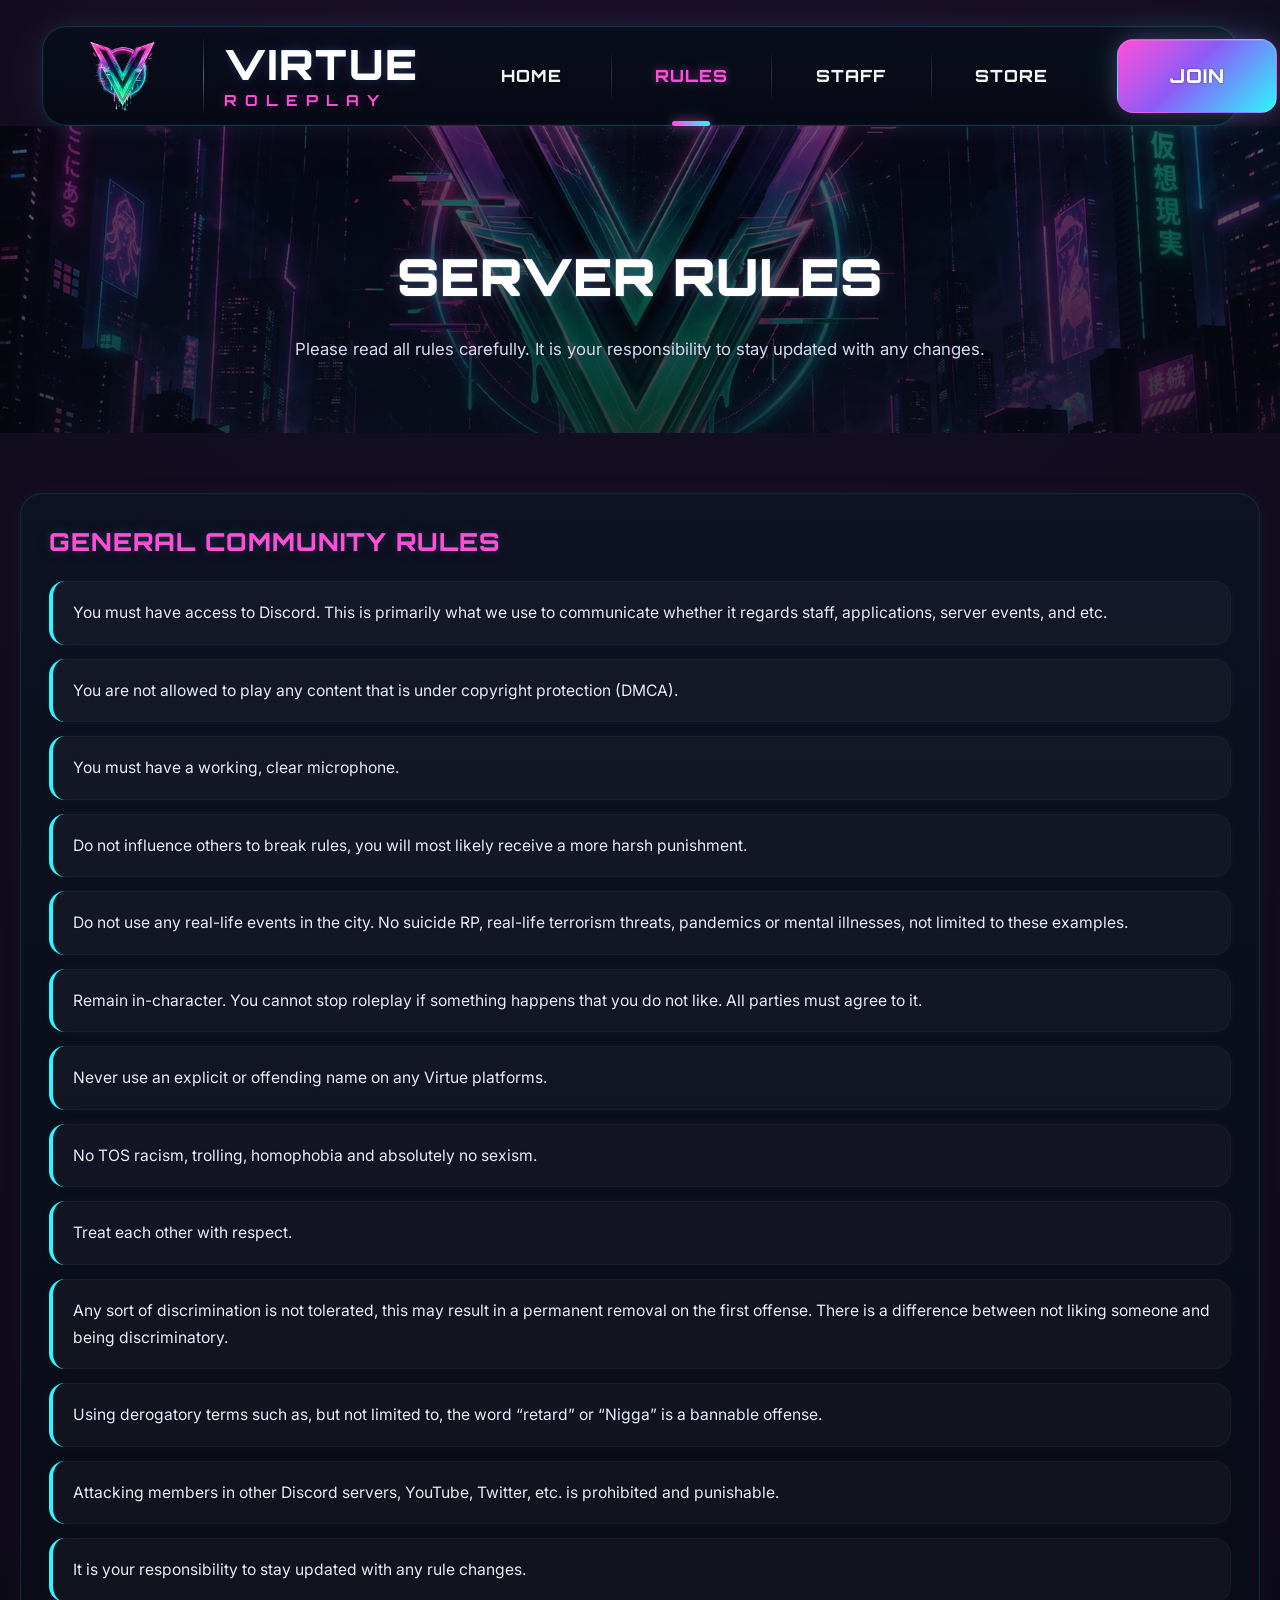
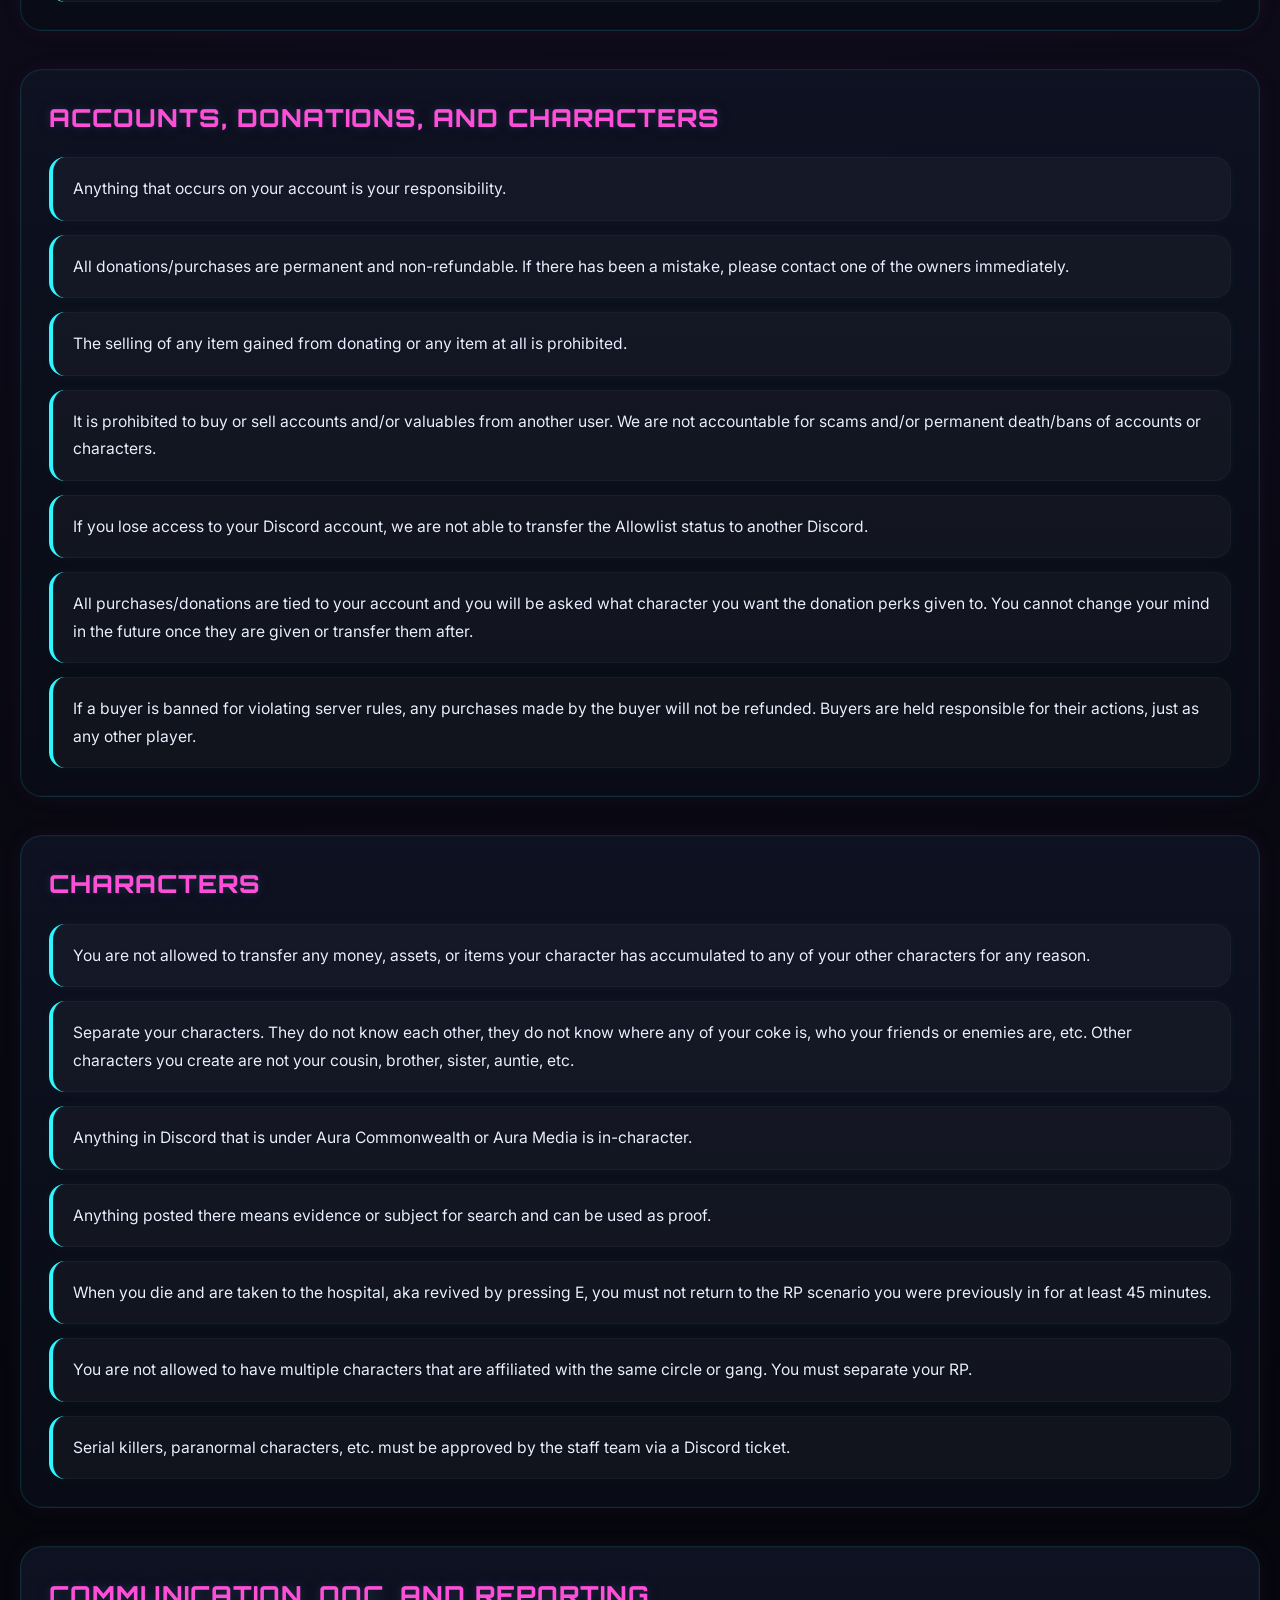
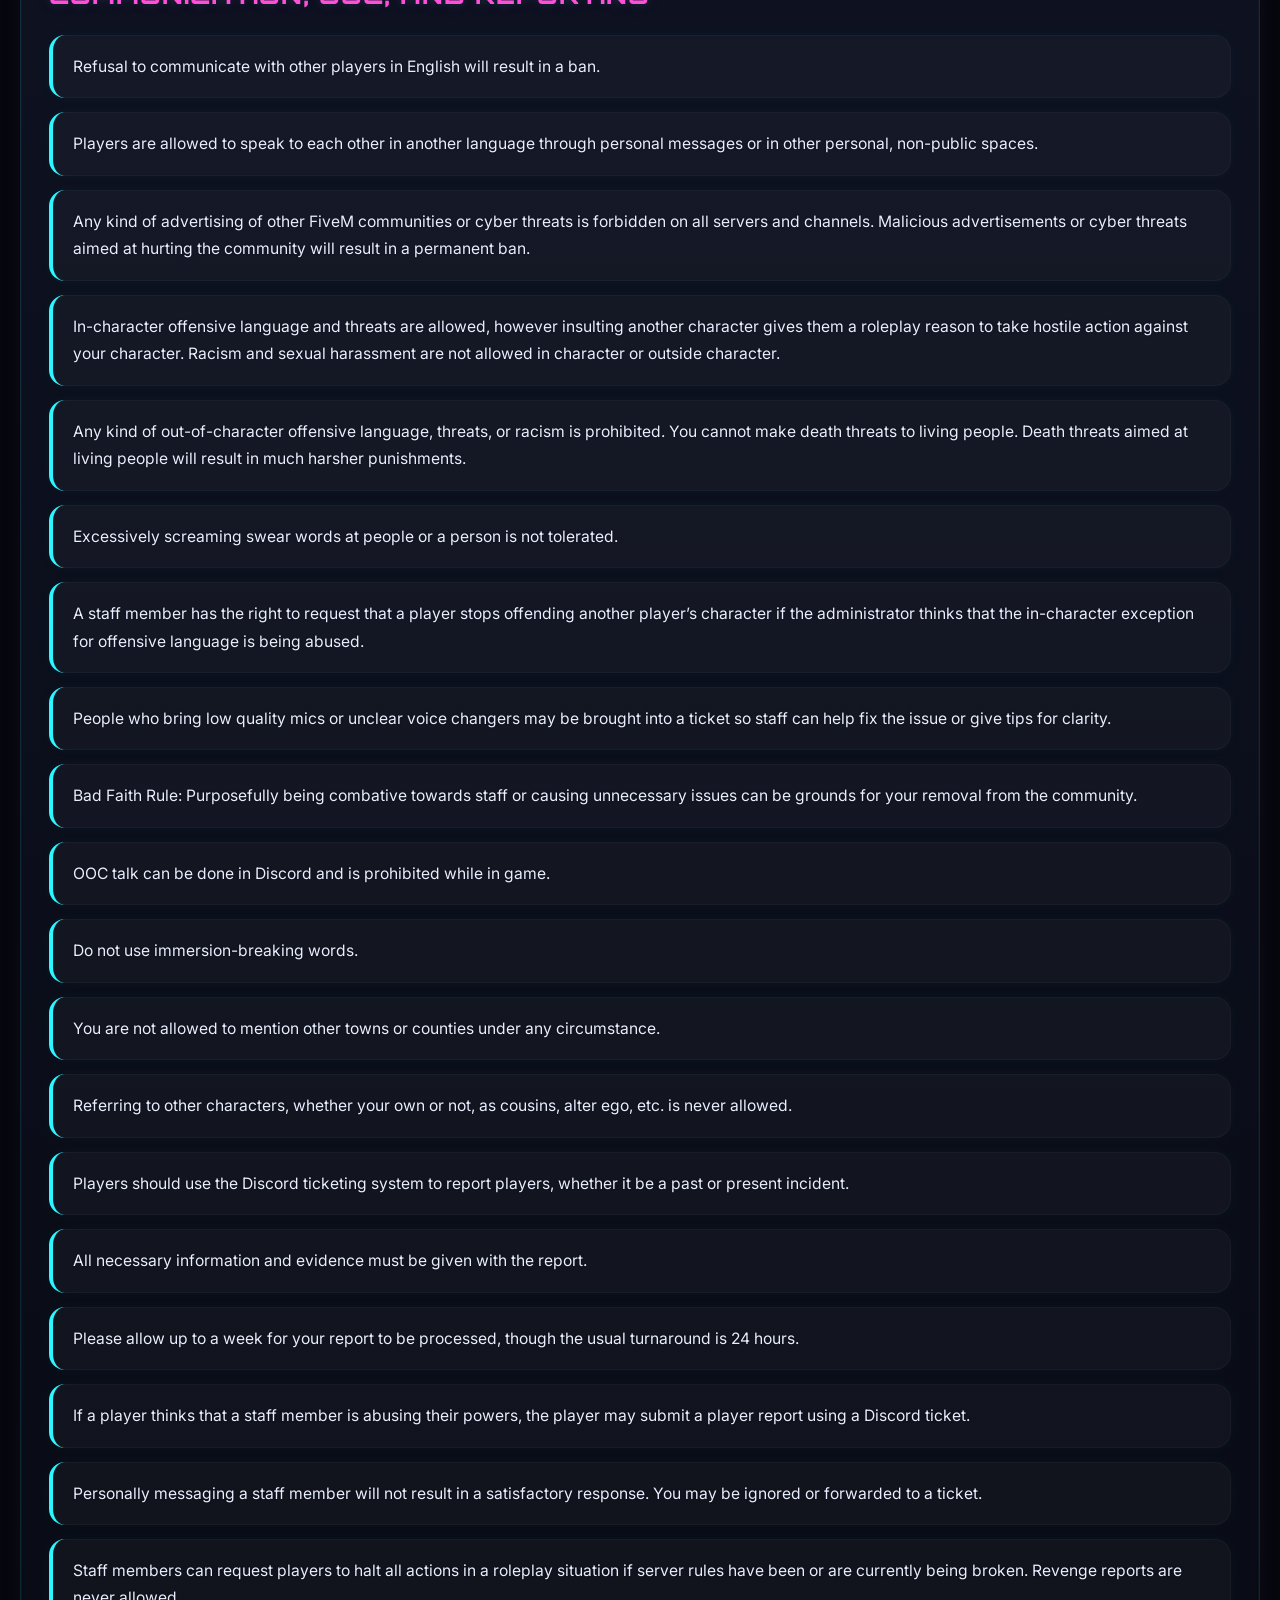
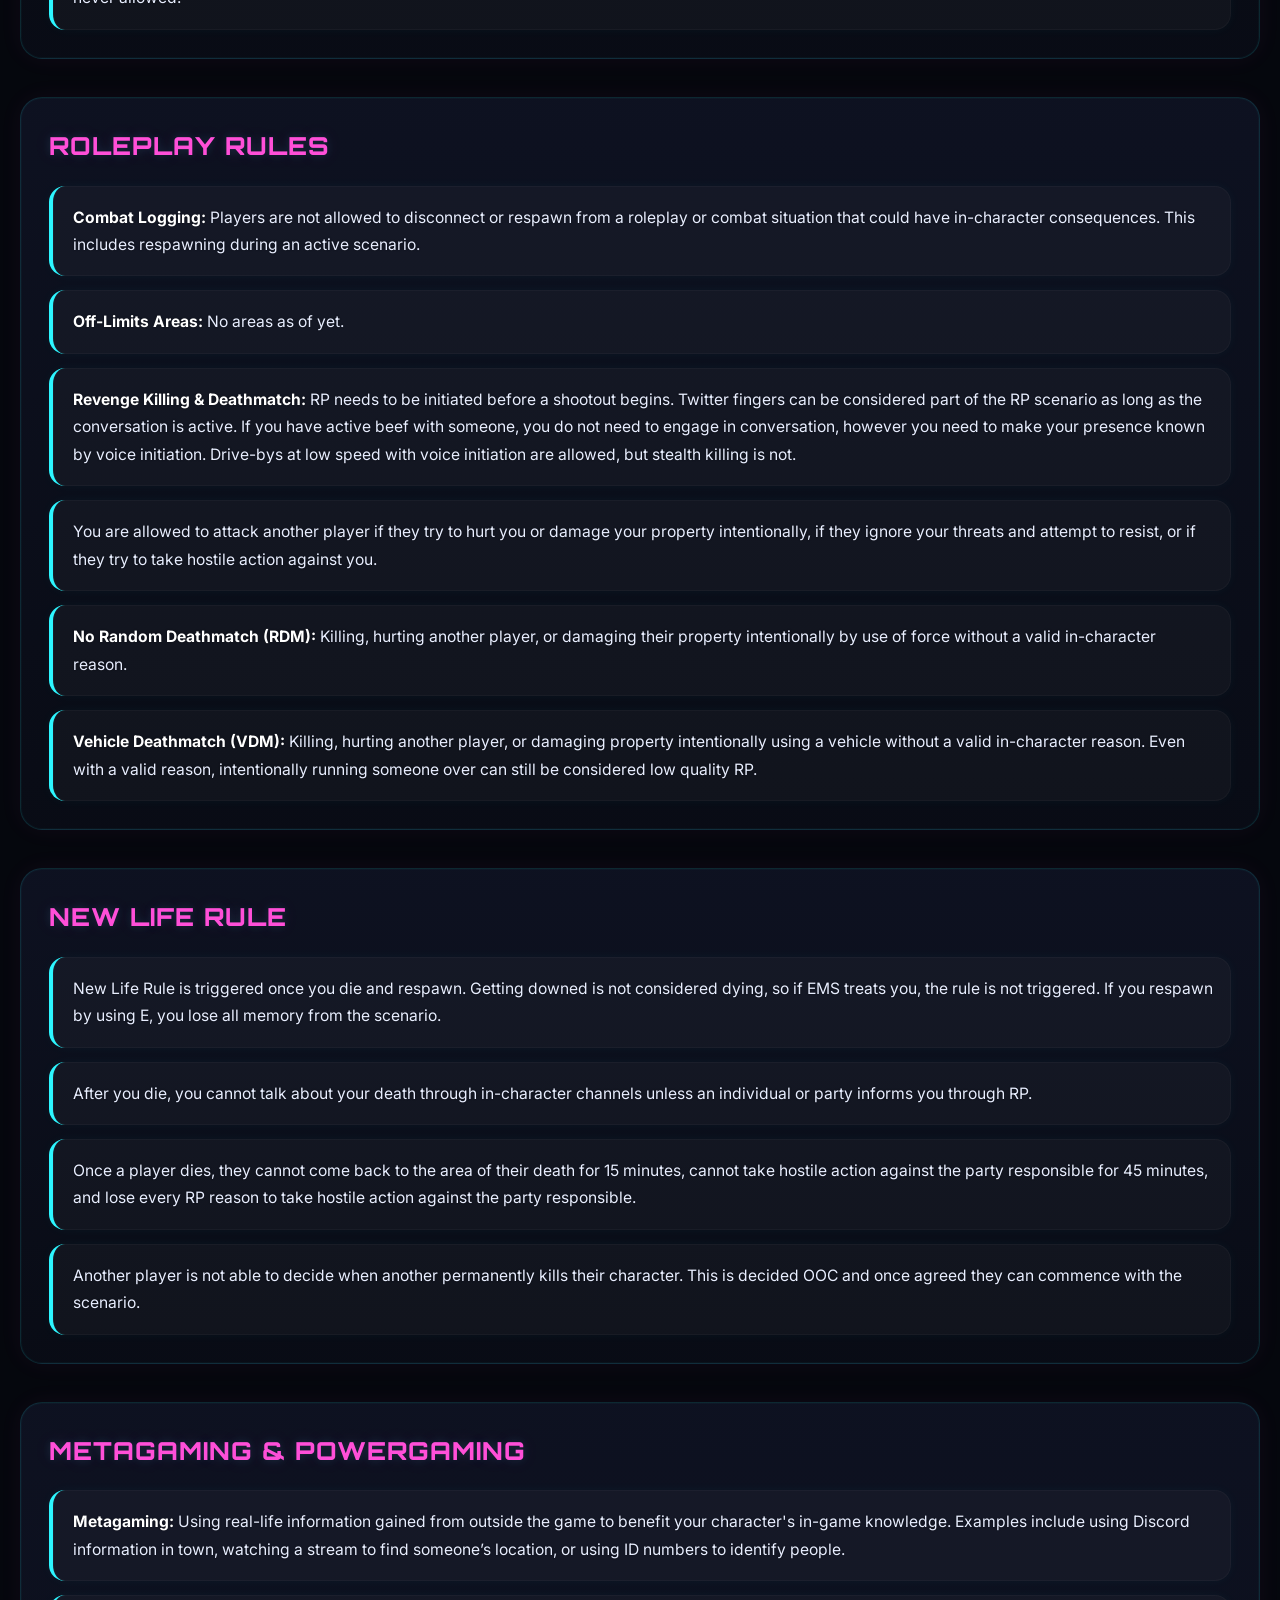
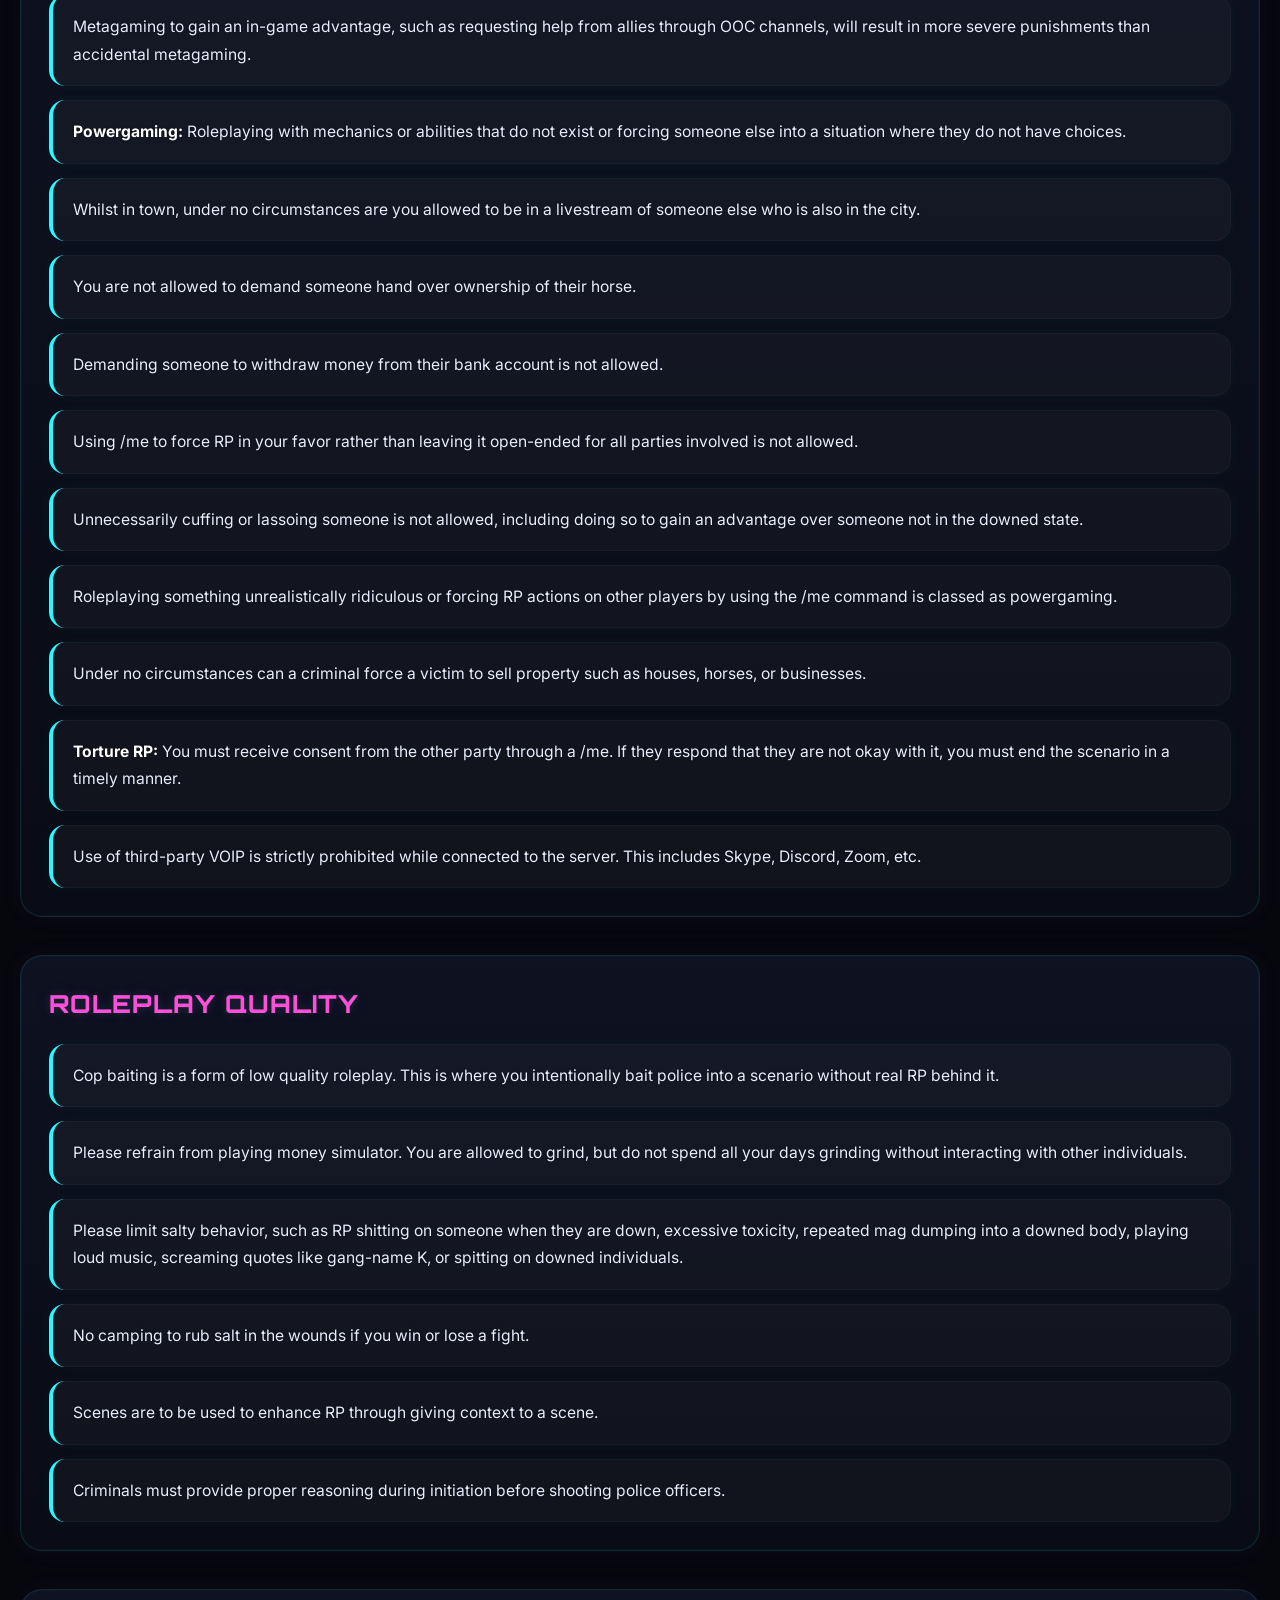
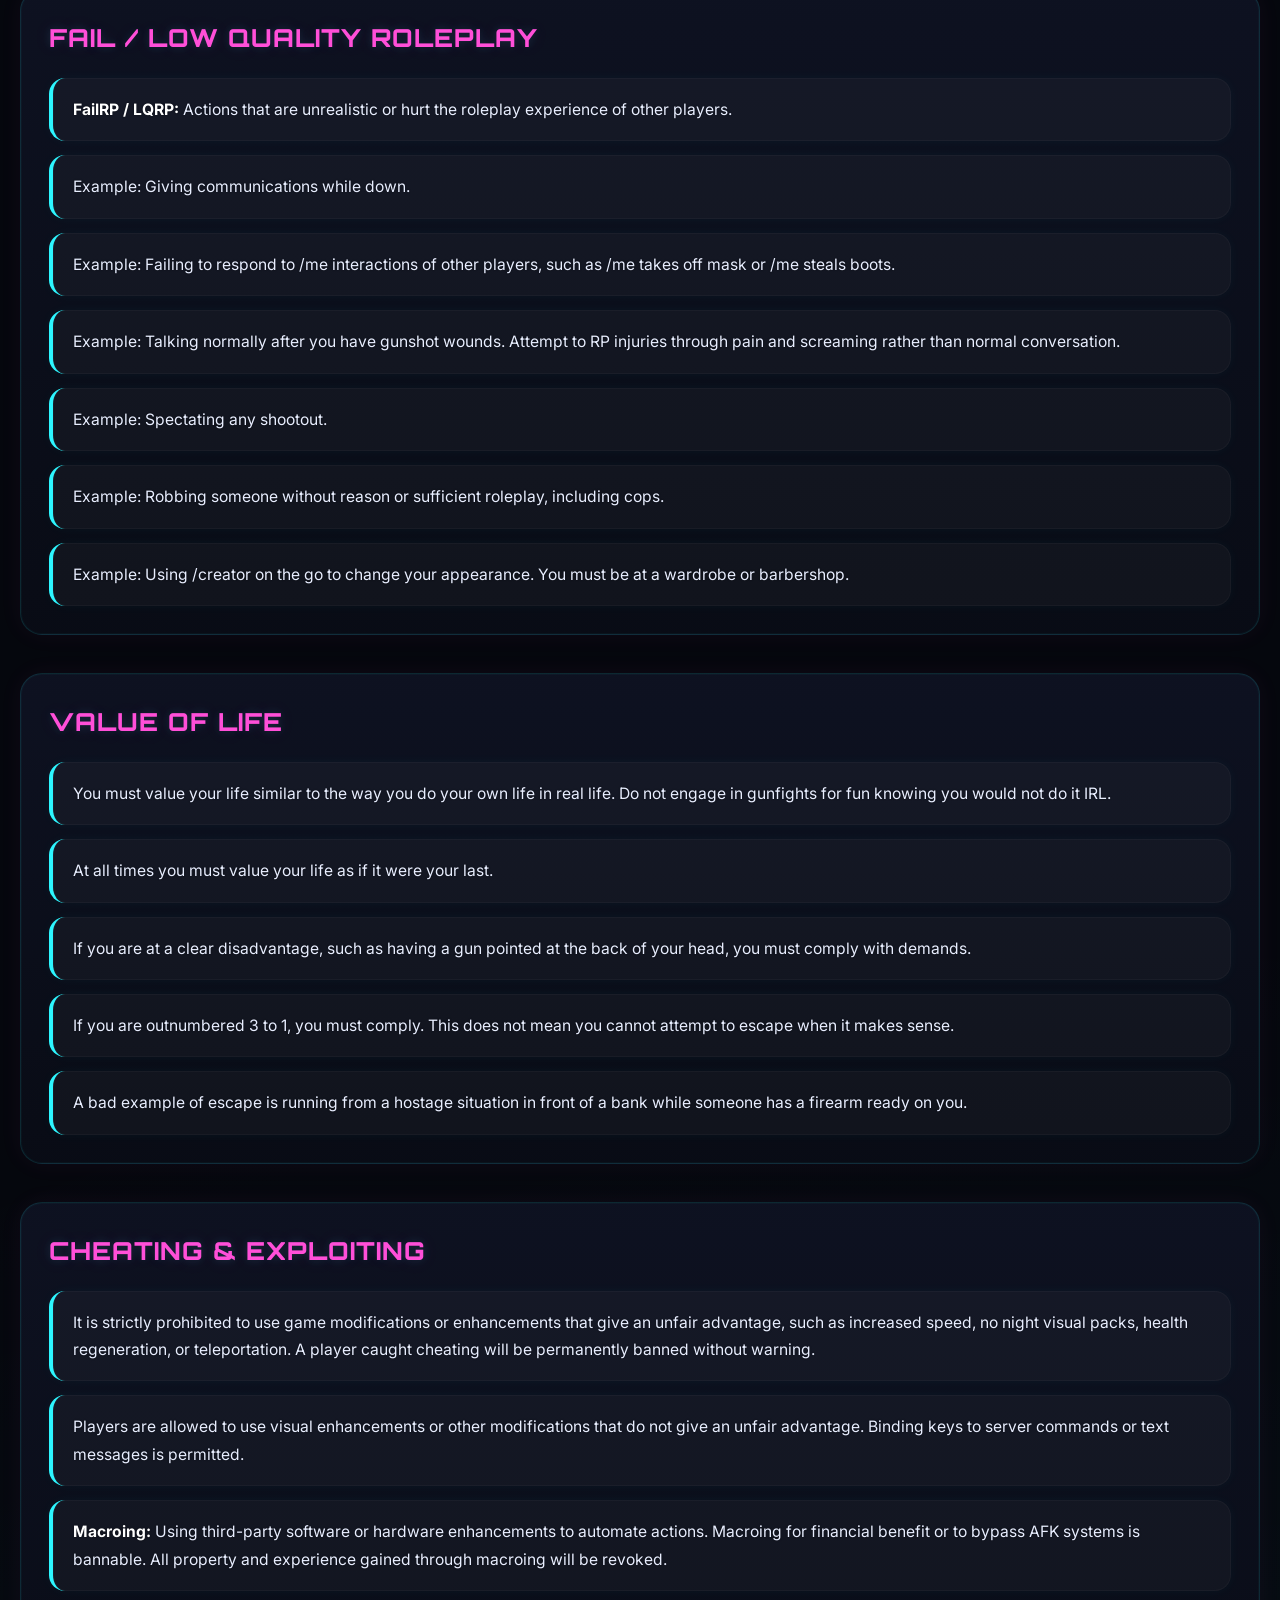
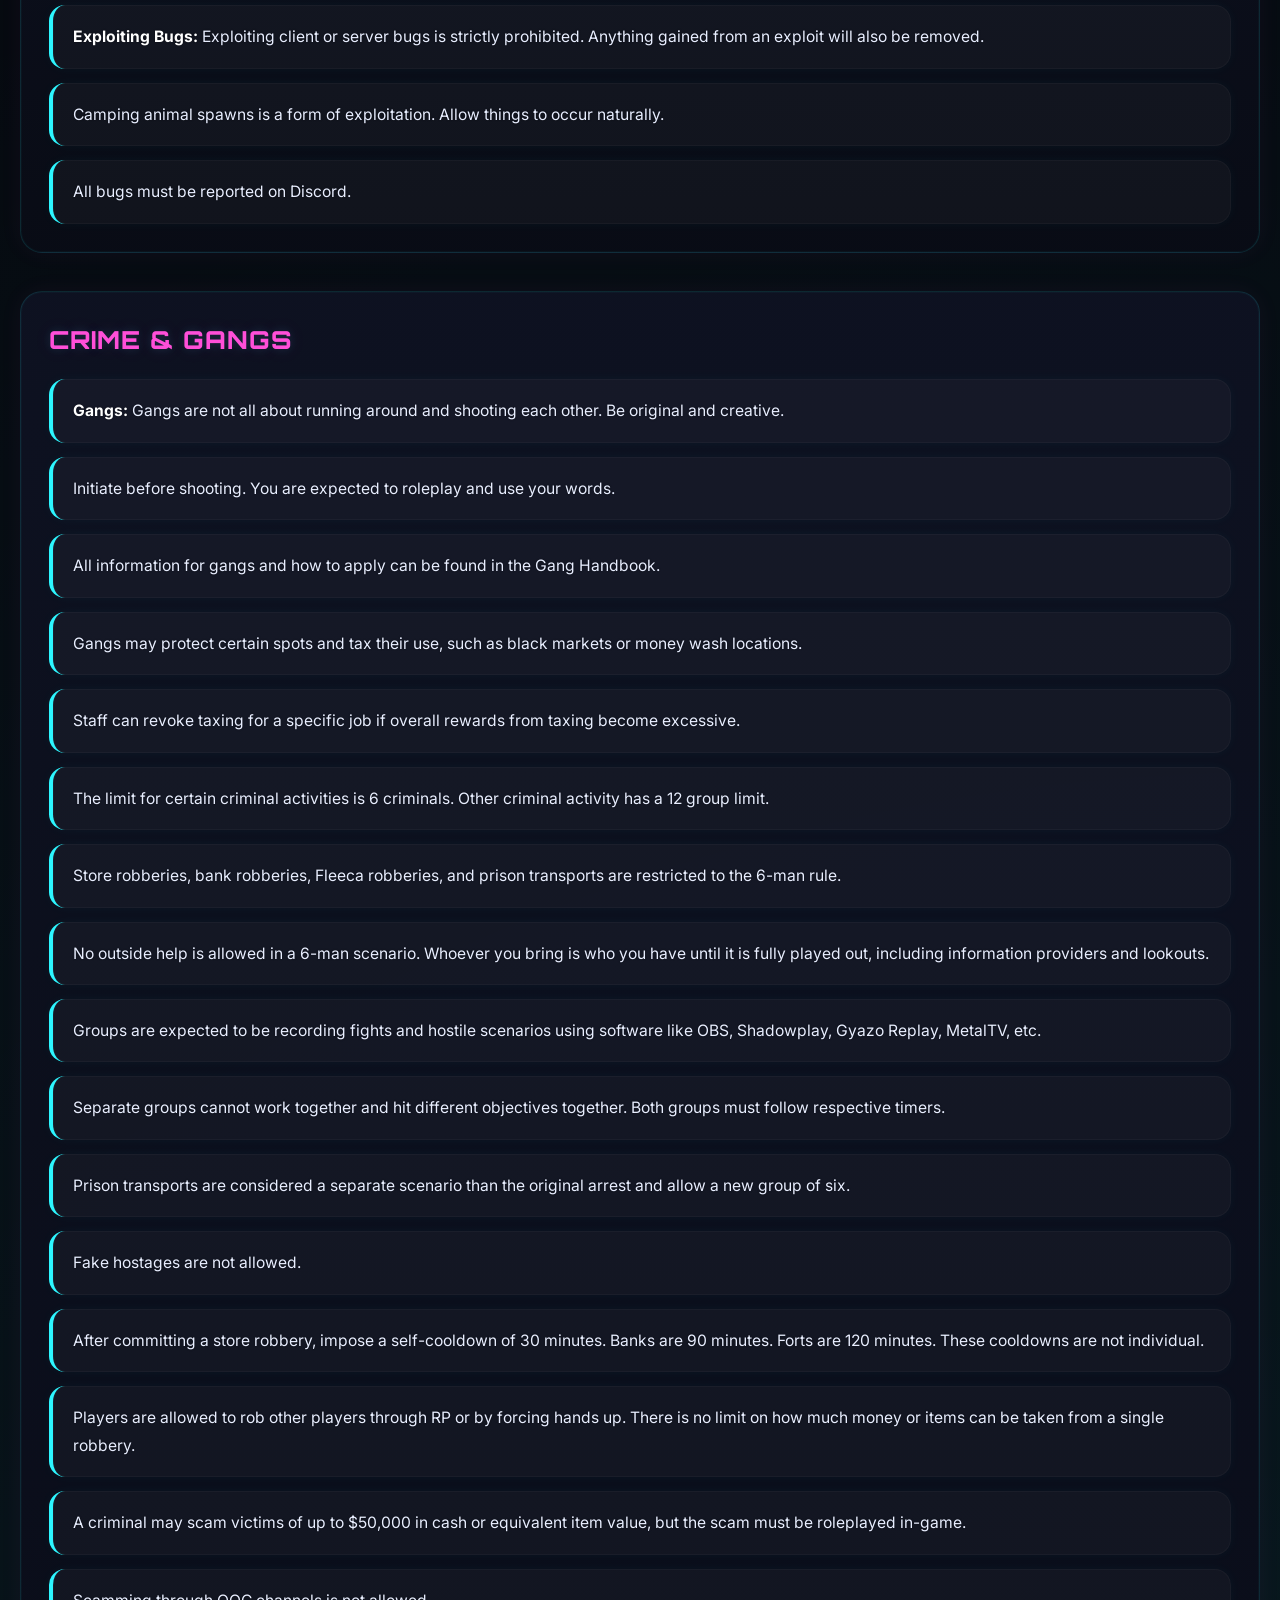
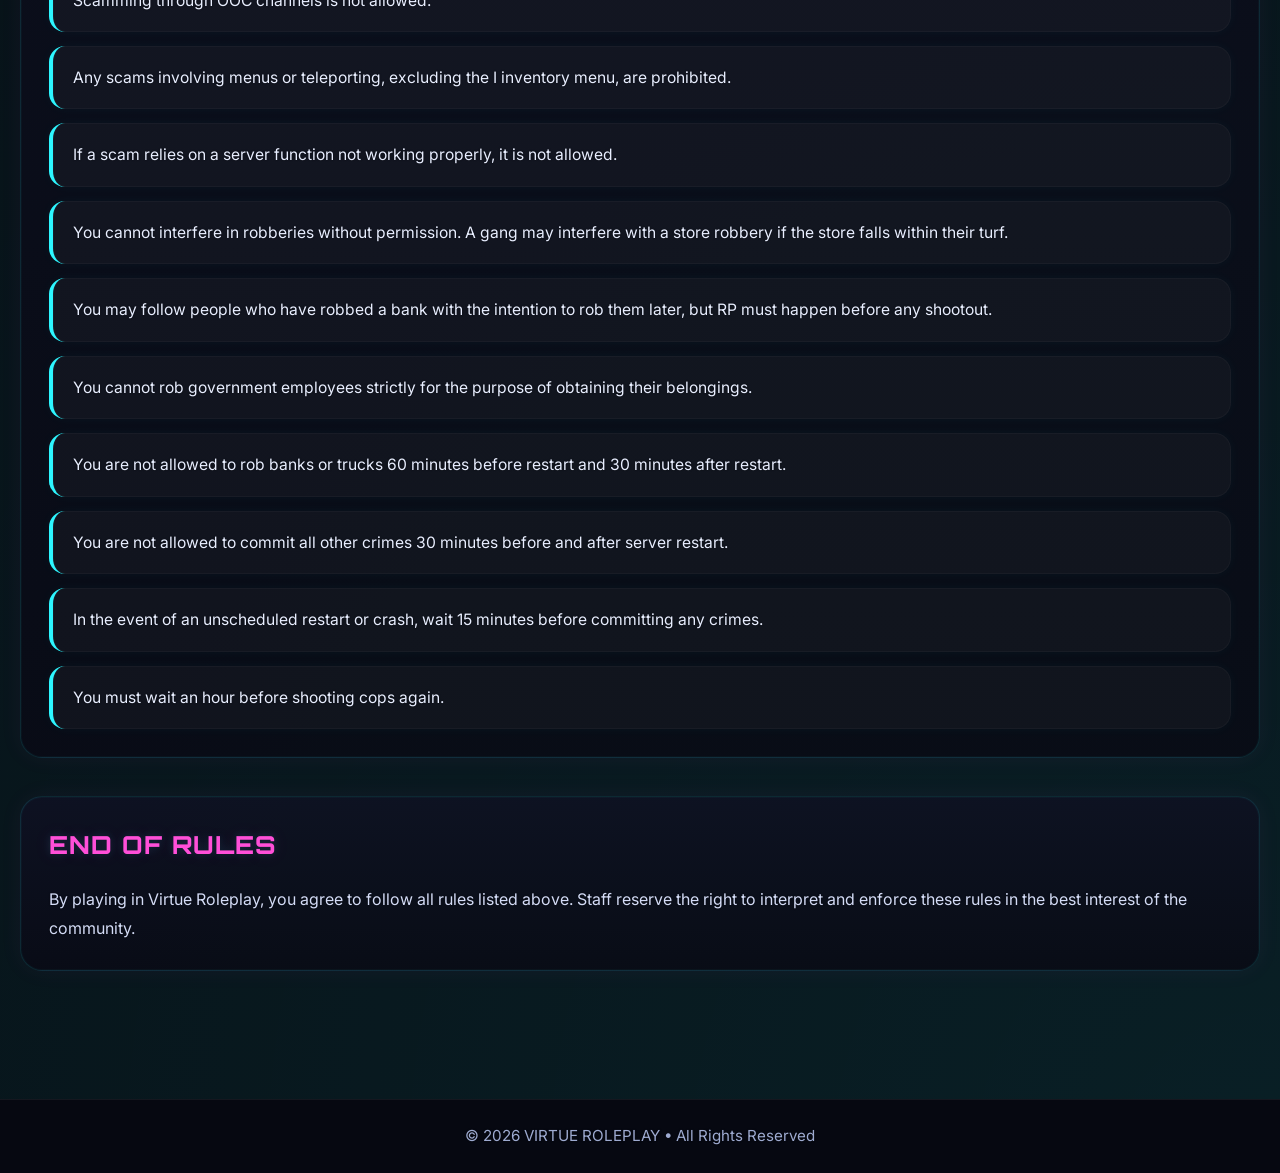
<file: rules.html>
<!DOCTYPE html>
<html lang="en">
<head>
  <meta charset="UTF-8" />
  <meta name="viewport" content="width=device-width, initial-scale=1.0" />
  <title>Rules | Virtue Roleplay</title>
  <link rel="stylesheet" href="style.css" />
</head>
<body>

  <nav class="navbar">
  <div class="navbar-scroll">
    <div class="navbar-brand">
      <img src="images/logo.png" alt="Virtue Roleplay Logo" class="brand-logo" />
      <div class="brand-divider"></div>
      <div class="brand-text-wrap">
        <span class="brand-text">VIRTUE</span>
        <span class="brand-subtext">ROLEPLAY</span>
      </div>
    </div>

    <div class="nav-menu">
      <a href="index.html">Home</a>
      <a href="rules.html" class="active">Rules</a>
      <a href="staff.html">Staff</a>
      <a href="https://virtue-rp.tebex.io/" class="store-btn" target="_blank">Store</a>
      <a href="https://discord.gg/zrhBbStS" class="join-btn"
    target="_blank">Join</a> </div> </div> </nav>
    </div>
  </div>
</nav>

  <header class="page-hero rules-hero">
    <h1>Server Rules</h1>
    <p>Please read all rules carefully. It is your responsibility to stay updated with any changes.</p>
  </header>

  <main class="rules-page">

    <section class="rules-section">
      <h2>General Community Rules</h2>
      <div class="rules-list">
        <div class="rule-card">You must have access to Discord. This is primarily what we use to communicate whether it regards staff, applications, server events, and etc.</div>
        <div class="rule-card">You are not allowed to play any content that is under copyright protection (DMCA).</div>
        <div class="rule-card">You must have a working, clear microphone.</div>
        <div class="rule-card">Do not influence others to break rules, you will most likely receive a more harsh punishment.</div>
        <div class="rule-card">Do not use any real-life events in the city. No suicide RP, real-life terrorism threats, pandemics or mental illnesses, not limited to these examples.</div>
        <div class="rule-card">Remain in-character. You cannot stop roleplay if something happens that you do not like. All parties must agree to it.</div>
        <div class="rule-card">Never use an explicit or offending name on any Virtue platforms.</div>
        <div class="rule-card">No TOS racism, trolling, homophobia and absolutely no sexism.</div>
        <div class="rule-card">Treat each other with respect.</div>
        <div class="rule-card">Any sort of discrimination is not tolerated, this may result in a permanent removal on the first offense. There is a difference between not liking someone and being discriminatory.</div>
        <div class="rule-card">Using derogatory terms such as, but not limited to, the word “retard” or “Nigga” is a bannable offense.</div>
        <div class="rule-card">Attacking members in other Discord servers, YouTube, Twitter, etc. is prohibited and punishable.</div>
        <div class="rule-card">It is your responsibility to stay updated with any rule changes.</div>
      </div>
    </section>

    <section class="rules-section">
      <h2>Accounts, Donations, and Characters</h2>
      <div class="rules-list">
        <div class="rule-card">Anything that occurs on your account is your responsibility.</div>
        <div class="rule-card">All donations/purchases are permanent and non-refundable. If there has been a mistake, please contact one of the owners immediately.</div>
        <div class="rule-card">The selling of any item gained from donating or any item at all is prohibited.</div>
        <div class="rule-card">It is prohibited to buy or sell accounts and/or valuables from another user. We are not accountable for scams and/or permanent death/bans of accounts or characters.</div>
        <div class="rule-card">If you lose access to your Discord account, we are not able to transfer the Allowlist status to another Discord.</div>
        <div class="rule-card">All purchases/donations are tied to your account and you will be asked what character you want the donation perks given to. You cannot change your mind in the future once they are given or transfer them after.</div>
        <div class="rule-card">If a buyer is banned for violating server rules, any purchases made by the buyer will not be refunded. Buyers are held responsible for their actions, just as any other player.</div>
      </div>
    </section>

    <section class="rules-section">
      <h2>Characters</h2>
      <div class="rules-list">
        <div class="rule-card">You are not allowed to transfer any money, assets, or items your character has accumulated to any of your other characters for any reason.</div>
        <div class="rule-card">Separate your characters. They do not know each other, they do not know where any of your coke is, who your friends or enemies are, etc. Other characters you create are not your cousin, brother, sister, auntie, etc.</div>
        <div class="rule-card">Anything in Discord that is under Aura Commonwealth or Aura Media is in-character.</div>
        <div class="rule-card">Anything posted there means evidence or subject for search and can be used as proof.</div>
        <div class="rule-card">When you die and are taken to the hospital, aka revived by pressing E, you must not return to the RP scenario you were previously in for at least 45 minutes.</div>
        <div class="rule-card">You are not allowed to have multiple characters that are affiliated with the same circle or gang. You must separate your RP.</div>
        <div class="rule-card">Serial killers, paranormal characters, etc. must be approved by the staff team via a Discord ticket.</div>
      </div>
    </section>

    <section class="rules-section">
      <h2>Communication, OOC, and Reporting</h2>
      <div class="rules-list">
        <div class="rule-card">Refusal to communicate with other players in English will result in a ban.</div>
        <div class="rule-card">Players are allowed to speak to each other in another language through personal messages or in other personal, non-public spaces.</div>
        <div class="rule-card">Any kind of advertising of other FiveM communities or cyber threats is forbidden on all servers and channels. Malicious advertisements or cyber threats aimed at hurting the community will result in a permanent ban.</div>
        <div class="rule-card">In-character offensive language and threats are allowed, however insulting another character gives them a roleplay reason to take hostile action against your character. Racism and sexual harassment are not allowed in character or outside character.</div>
        <div class="rule-card">Any kind of out-of-character offensive language, threats, or racism is prohibited. You cannot make death threats to living people. Death threats aimed at living people will result in much harsher punishments.</div>
        <div class="rule-card">Excessively screaming swear words at people or a person is not tolerated.</div>
        <div class="rule-card">A staff member has the right to request that a player stops offending another player’s character if the administrator thinks that the in-character exception for offensive language is being abused.</div>
        <div class="rule-card">People who bring low quality mics or unclear voice changers may be brought into a ticket so staff can help fix the issue or give tips for clarity.</div>
        <div class="rule-card">Bad Faith Rule: Purposefully being combative towards staff or causing unnecessary issues can be grounds for your removal from the community.</div>
        <div class="rule-card">OOC talk can be done in Discord and is prohibited while in game.</div>
        <div class="rule-card">Do not use immersion-breaking words.</div>
        <div class="rule-card">You are not allowed to mention other towns or counties under any circumstance.</div>
        <div class="rule-card">Referring to other characters, whether your own or not, as cousins, alter ego, etc. is never allowed.</div>
        <div class="rule-card">Players should use the Discord ticketing system to report players, whether it be a past or present incident.</div>
        <div class="rule-card">All necessary information and evidence must be given with the report.</div>
        <div class="rule-card">Please allow up to a week for your report to be processed, though the usual turnaround is 24 hours.</div>
        <div class="rule-card">If a player thinks that a staff member is abusing their powers, the player may submit a player report using a Discord ticket.</div>
        <div class="rule-card">Personally messaging a staff member will not result in a satisfactory response. You may be ignored or forwarded to a ticket.</div>
        <div class="rule-card">Staff members can request players to halt all actions in a roleplay situation if server rules have been or are currently being broken. Revenge reports are never allowed.</div>
      </div>
    </section>

    <section class="rules-section">
      <h2>Roleplay Rules</h2>
      <div class="rules-list">
        <div class="rule-card"><strong>Combat Logging:</strong> Players are not allowed to disconnect or respawn from a roleplay or combat situation that could have in-character consequences. This includes respawning during an active scenario.</div>
        <div class="rule-card"><strong>Off-Limits Areas:</strong> No areas as of yet.</div>
        <div class="rule-card"><strong>Revenge Killing & Deathmatch:</strong> RP needs to be initiated before a shootout begins. Twitter fingers can be considered part of the RP scenario as long as the conversation is active. If you have active beef with someone, you do not need to engage in conversation, however you need to make your presence known by voice initiation. Drive-bys at low speed with voice initiation are allowed, but stealth killing is not.</div>
        <div class="rule-card">You are allowed to attack another player if they try to hurt you or damage your property intentionally, if they ignore your threats and attempt to resist, or if they try to take hostile action against you.</div>
        <div class="rule-card"><strong>No Random Deathmatch (RDM):</strong> Killing, hurting another player, or damaging their property intentionally by use of force without a valid in-character reason.</div>
        <div class="rule-card"><strong>Vehicle Deathmatch (VDM):</strong> Killing, hurting another player, or damaging property intentionally using a vehicle without a valid in-character reason. Even with a valid reason, intentionally running someone over can still be considered low quality RP.</div>
      </div>
    </section>

    <section class="rules-section">
      <h2>New Life Rule</h2>
      <div class="rules-list">
        <div class="rule-card">New Life Rule is triggered once you die and respawn. Getting downed is not considered dying, so if EMS treats you, the rule is not triggered. If you respawn by using E, you lose all memory from the scenario.</div>
        <div class="rule-card">After you die, you cannot talk about your death through in-character channels unless an individual or party informs you through RP.</div>
        <div class="rule-card">Once a player dies, they cannot come back to the area of their death for 15 minutes, cannot take hostile action against the party responsible for 45 minutes, and lose every RP reason to take hostile action against the party responsible.</div>
        <div class="rule-card">Another player is not able to decide when another permanently kills their character. This is decided OOC and once agreed they can commence with the scenario.</div>
      </div>
    </section>

    <section class="rules-section">
      <h2>Metagaming & Powergaming</h2>
      <div class="rules-list">
        <div class="rule-card"><strong>Metagaming:</strong> Using real-life information gained from outside the game to benefit your character's in-game knowledge. Examples include using Discord information in town, watching a stream to find someone’s location, or using ID numbers to identify people.</div>
        <div class="rule-card">Metagaming to gain an in-game advantage, such as requesting help from allies through OOC channels, will result in more severe punishments than accidental metagaming.</div>
        <div class="rule-card"><strong>Powergaming:</strong> Roleplaying with mechanics or abilities that do not exist or forcing someone else into a situation where they do not have choices.</div>
        <div class="rule-card">Whilst in town, under no circumstances are you allowed to be in a livestream of someone else who is also in the city.</div>
        <div class="rule-card">You are not allowed to demand someone hand over ownership of their horse.</div>
        <div class="rule-card">Demanding someone to withdraw money from their bank account is not allowed.</div>
        <div class="rule-card">Using /me to force RP in your favor rather than leaving it open-ended for all parties involved is not allowed.</div>
        <div class="rule-card">Unnecessarily cuffing or lassoing someone is not allowed, including doing so to gain an advantage over someone not in the downed state.</div>
        <div class="rule-card">Roleplaying something unrealistically ridiculous or forcing RP actions on other players by using the /me command is classed as powergaming.</div>
        <div class="rule-card">Under no circumstances can a criminal force a victim to sell property such as houses, horses, or businesses.</div>
        <div class="rule-card"><strong>Torture RP:</strong> You must receive consent from the other party through a /me. If they respond that they are not okay with it, you must end the scenario in a timely manner.</div>
        <div class="rule-card">Use of third-party VOIP is strictly prohibited while connected to the server. This includes Skype, Discord, Zoom, etc.</div>
      </div>
    </section>

    <section class="rules-section">
      <h2>Roleplay Quality</h2>
      <div class="rules-list">
        <div class="rule-card">Cop baiting is a form of low quality roleplay. This is where you intentionally bait police into a scenario without real RP behind it.</div>
        <div class="rule-card">Please refrain from playing money simulator. You are allowed to grind, but do not spend all your days grinding without interacting with other individuals.</div>
        <div class="rule-card">Please limit salty behavior, such as RP shitting on someone when they are down, excessive toxicity, repeated mag dumping into a downed body, playing loud music, screaming quotes like gang-name K, or spitting on downed individuals.</div>
        <div class="rule-card">No camping to rub salt in the wounds if you win or lose a fight.</div>
        <div class="rule-card">Scenes are to be used to enhance RP through giving context to a scene.</div>
        <div class="rule-card">Criminals must provide proper reasoning during initiation before shooting police officers.</div>
      </div>
    </section>

    <section class="rules-section">
      <h2>Fail / Low Quality Roleplay</h2>
      <div class="rules-list">
        <div class="rule-card"><strong>FailRP / LQRP:</strong> Actions that are unrealistic or hurt the roleplay experience of other players.</div>
        <div class="rule-card">Example: Giving communications while down.</div>
        <div class="rule-card">Example: Failing to respond to /me interactions of other players, such as /me takes off mask or /me steals boots.</div>
        <div class="rule-card">Example: Talking normally after you have gunshot wounds. Attempt to RP injuries through pain and screaming rather than normal conversation.</div>
        <div class="rule-card">Example: Spectating any shootout.</div>
        <div class="rule-card">Example: Robbing someone without reason or sufficient roleplay, including cops.</div>
        <div class="rule-card">Example: Using /creator on the go to change your appearance. You must be at a wardrobe or barbershop.</div>
      </div>
    </section>

    <section class="rules-section">
      <h2>Value of Life</h2>
      <div class="rules-list">
        <div class="rule-card">You must value your life similar to the way you do your own life in real life. Do not engage in gunfights for fun knowing you would not do it IRL.</div>
        <div class="rule-card">At all times you must value your life as if it were your last.</div>
        <div class="rule-card">If you are at a clear disadvantage, such as having a gun pointed at the back of your head, you must comply with demands.</div>
        <div class="rule-card">If you are outnumbered 3 to 1, you must comply. This does not mean you cannot attempt to escape when it makes sense.</div>
        <div class="rule-card">A bad example of escape is running from a hostage situation in front of a bank while someone has a firearm ready on you.</div>
      </div>
    </section>

    <section class="rules-section">
      <h2>Cheating & Exploiting</h2>
      <div class="rules-list">
        <div class="rule-card">It is strictly prohibited to use game modifications or enhancements that give an unfair advantage, such as increased speed, no night visual packs, health regeneration, or teleportation. A player caught cheating will be permanently banned without warning.</div>
        <div class="rule-card">Players are allowed to use visual enhancements or other modifications that do not give an unfair advantage. Binding keys to server commands or text messages is permitted.</div>
        <div class="rule-card"><strong>Macroing:</strong> Using third-party software or hardware enhancements to automate actions. Macroing for financial benefit or to bypass AFK systems is bannable. All property and experience gained through macroing will be revoked.</div>
        <div class="rule-card"><strong>Exploiting Bugs:</strong> Exploiting client or server bugs is strictly prohibited. Anything gained from an exploit will also be removed.</div>
        <div class="rule-card">Camping animal spawns is a form of exploitation. Allow things to occur naturally.</div>
        <div class="rule-card">All bugs must be reported on Discord.</div>
      </div>
    </section>

    <section class="rules-section">
      <h2>Crime & Gangs</h2>
      <div class="rules-list">
        <div class="rule-card"><strong>Gangs:</strong> Gangs are not all about running around and shooting each other. Be original and creative.</div>
        <div class="rule-card">Initiate before shooting. You are expected to roleplay and use your words.</div>
        <div class="rule-card">All information for gangs and how to apply can be found in the Gang Handbook.</div>
        <div class="rule-card">Gangs may protect certain spots and tax their use, such as black markets or money wash locations.</div>
        <div class="rule-card">Staff can revoke taxing for a specific job if overall rewards from taxing become excessive.</div>
        <div class="rule-card">The limit for certain criminal activities is 6 criminals. Other criminal activity has a 12 group limit.</div>
        <div class="rule-card">Store robberies, bank robberies, Fleeca robberies, and prison transports are restricted to the 6-man rule.</div>
        <div class="rule-card">No outside help is allowed in a 6-man scenario. Whoever you bring is who you have until it is fully played out, including information providers and lookouts.</div>
        <div class="rule-card">Groups are expected to be recording fights and hostile scenarios using software like OBS, Shadowplay, Gyazo Replay, MetalTV, etc.</div>
        <div class="rule-card">Separate groups cannot work together and hit different objectives together. Both groups must follow respective timers.</div>
        <div class="rule-card">Prison transports are considered a separate scenario than the original arrest and allow a new group of six.</div>
        <div class="rule-card">Fake hostages are not allowed.</div>
        <div class="rule-card">After committing a store robbery, impose a self-cooldown of 30 minutes. Banks are 90 minutes. Forts are 120 minutes. These cooldowns are not individual.</div>
        <div class="rule-card">Players are allowed to rob other players through RP or by forcing hands up. There is no limit on how much money or items can be taken from a single robbery.</div>
        <div class="rule-card">A criminal may scam victims of up to $50,000 in cash or equivalent item value, but the scam must be roleplayed in-game.</div>
        <div class="rule-card">Scamming through OOC channels is not allowed.</div>
        <div class="rule-card">Any scams involving menus or teleporting, excluding the I inventory menu, are prohibited.</div>
        <div class="rule-card">If a scam relies on a server function not working properly, it is not allowed.</div>
        <div class="rule-card">You cannot interfere in robberies without permission. A gang may interfere with a store robbery if the store falls within their turf.</div>
        <div class="rule-card">You may follow people who have robbed a bank with the intention to rob them later, but RP must happen before any shootout.</div>
        <div class="rule-card">You cannot rob government employees strictly for the purpose of obtaining their belongings.</div>
        <div class="rule-card">You are not allowed to rob banks or trucks 60 minutes before restart and 30 minutes after restart.</div>
        <div class="rule-card">You are not allowed to commit all other crimes 30 minutes before and after server restart.</div>
        <div class="rule-card">In the event of an unscheduled restart or crash, wait 15 minutes before committing any crimes.</div>
        <div class="rule-card">You must wait an hour before shooting cops again.</div>
      </div>
    </section>

    <section class="rules-section final-rules-note">
      <h2>End of Rules</h2>
      <p>By playing in Virtue Roleplay, you agree to follow all rules listed above. Staff reserve the right to interpret and enforce these rules in the best interest of the community.</p>
    </section>

  </main>

  <footer>
    <p>© 2026 VIRTUE ROLEPLAY • All Rights Reserved</p>
  </footer>
  <div id="particle-container"></div>
  <script src="script.js"></script>
  
</body>
</html>
</file>
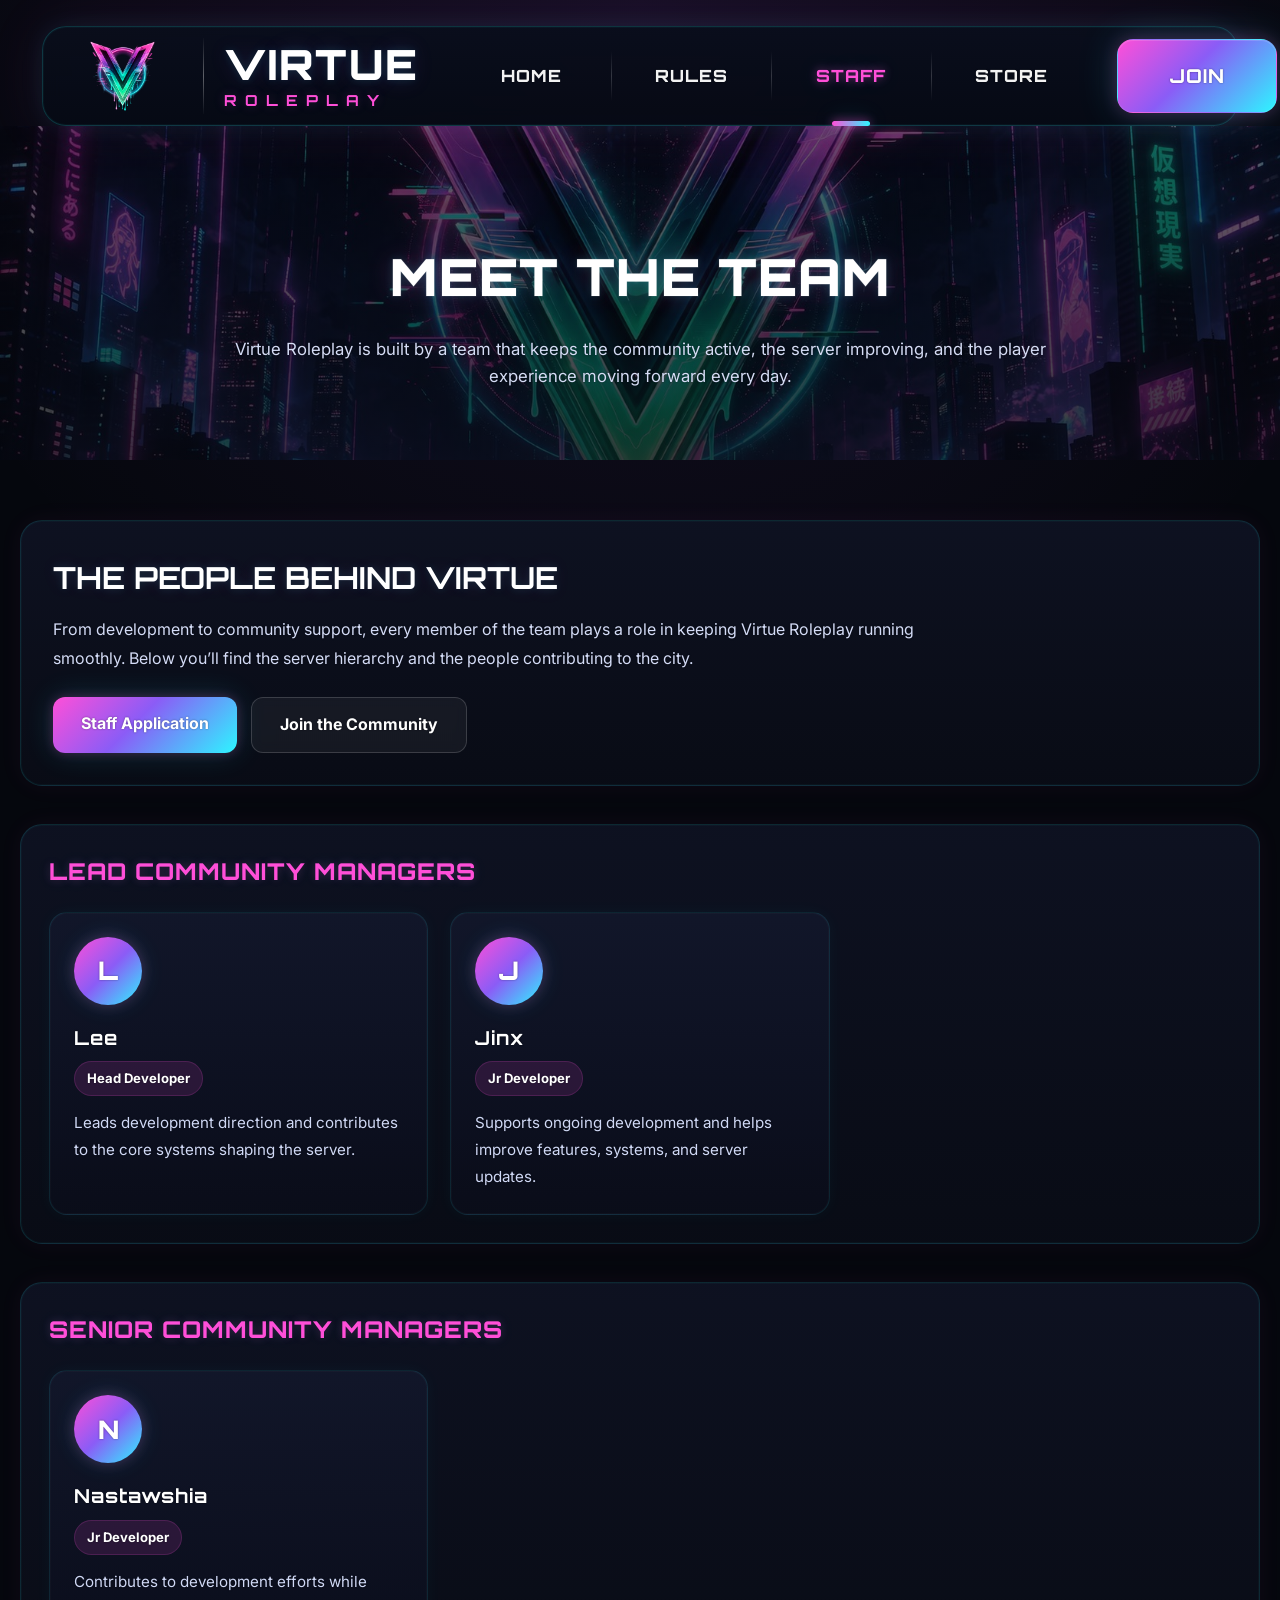
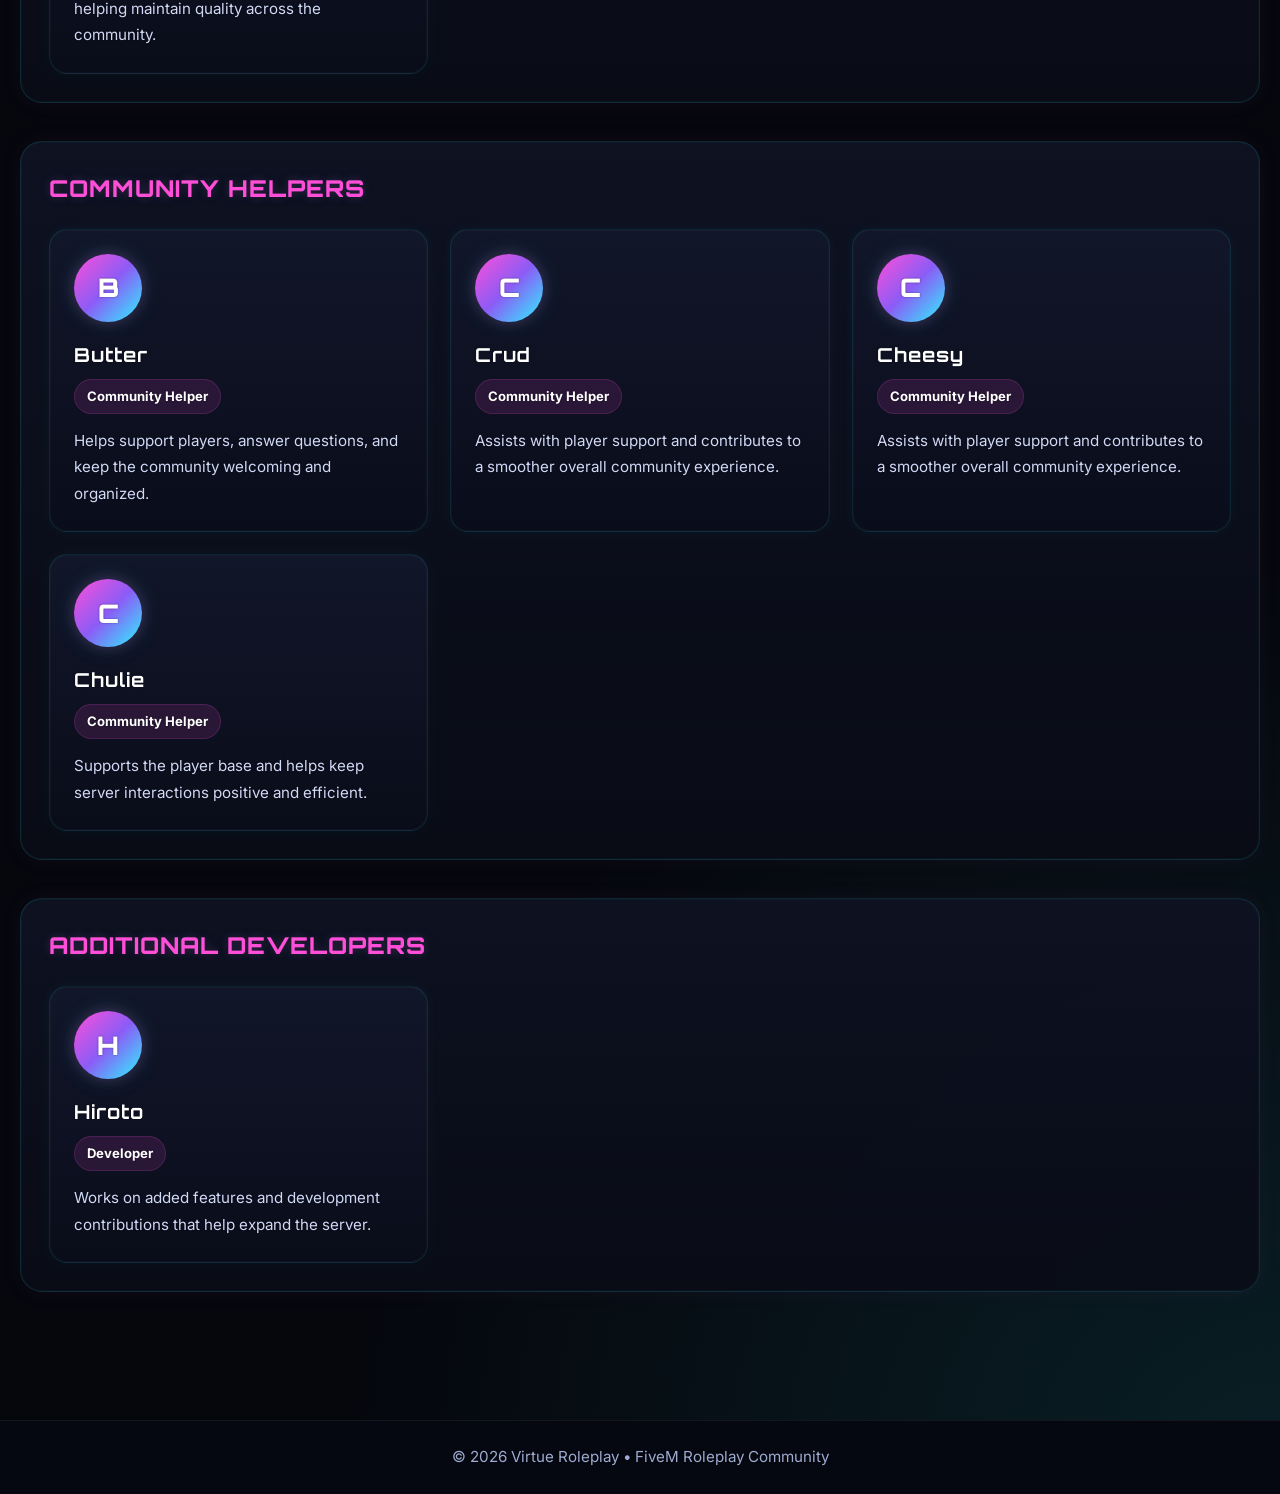
<file: staff.html>
<!DOCTYPE html>
<html lang="en">
<head>
  <meta charset="UTF-8" />
  <meta name="viewport" content="width=device-width, initial-scale=1.0" />
  <title>Staff | Virtue Roleplay</title>
  <link rel="stylesheet" href="style.css" />
</head>
<body>

  <nav class="navbar">
    <div class="navbar-scroll">
      <div class="navbar-brand">
        <img src="images/logo.png" alt="Virtue Roleplay Logo" class="brand-logo" />
        <div class="brand-divider"></div>
        <div class="brand-text-wrap">
          <span class="brand-text">VIRTUE</span>
          <span class="brand-subtext">ROLEPLAY</span>
        </div>
      </div>

      <div class="nav-menu">
        <a href="index.html">Home</a>
        <a href="rules.html">Rules</a>
        <a href="staff.html" class="active">Staff</a>
        <a href="https://virtue-rp.tebex.io/" class="store-btn" target="_blank">Store</a>
        <a href="join.html" class="join-btn">Join</a>
      </div>
    </div>
  </nav>

  <header class="page-hero">
    <h1>Meet the Team</h1>
    <p>
      Virtue Roleplay is built by a team that keeps the community active, the server improving,
      and the player experience moving forward every day.
    </p>
  </header>

  <main class="staff-page">

    <section class="staff-intro">
      <div class="staff-intro-card">
        <h2>The People Behind Virtue</h2>
        <p>
          From development to community support, every member of the team plays a role in keeping
          Virtue Roleplay running smoothly. Below you’ll find the server hierarchy and the people
          contributing to the city.
        </p>
        <div class="staff-buttons">
          <a href="https://tinyurl.com/infinite-team-application" target="_blank" class="btn primary">Staff Application</a>
          <a href="join.html" class="btn secondary">Join the Community</a>
        </div>
      </div>
    </section>

    <section class="staff-section">
      <h2>Lead Community Managers</h2>
      <div class="staff-grid">
        <div class="staff-card">
          <div class="staff-avatar">L</div>
          <h3>Lee</h3>
          <span class="staff-role">Head Developer</span>
          <p>Leads development direction and contributes to the core systems shaping the server.</p>
        </div>

        <div class="staff-card">
          <div class="staff-avatar">J</div>
          <h3>Jinx</h3>
          <span class="staff-role">Jr Developer</span>
          <p>Supports ongoing development and helps improve features, systems, and server updates.</p>
        </div>
      </div>
    </section>

    <section class="staff-section">
      <h2>Senior Community Managers</h2>
      <div class="staff-grid">
        <div class="staff-card">
          <div class="staff-avatar">N</div>
          <h3>Nastawshia</h3>
          <span class="staff-role">Jr Developer</span>
          <p>Contributes to development efforts while helping maintain quality across the community.</p>
        </div>
      </div>
    </section>

    <section class="staff-section">
      <h2>Community Helpers</h2>
      <div class="staff-grid">
        <div class="staff-card">
          <div class="staff-avatar">B</div>
          <h3>Butter</h3>
          <span class="staff-role">Community Helper</span>
          <p>Helps support players, answer questions, and keep the community welcoming and organized.</p>
        </div>

        <div class="staff-card">
          <div class="staff-avatar">C</div>
          <h3>Crud</h3>
          <span class="staff-role">Community Helper</span>
          <p>Assists with player support and contributes to a smoother overall community experience.</p>
        </div>

        <div class="staff-card">
          <div class="staff-avatar">C</div>
          <h3>Cheesy</h3>
          <span class="staff-role">Community Helper</span>
          <p>Assists with player support and contributes to a smoother overall community experience.</p>
        </div>

        <div class="staff-card">
          <div class="staff-avatar">C</div>
          <h3>Chulie</h3>
          <span class="staff-role">Community Helper</span>
          <p>Supports the player base and helps keep server interactions positive and efficient.</p>
        </div>
      </div>
    </section>

    <section class="staff-section">
      <h2>Additional Developers</h2>
      <div class="staff-grid">
        <div class="staff-card">
          <div class="staff-avatar">H</div>
          <h3>Hiroto</h3>
          <span class="staff-role">Developer</span>
          <p>Works on added features and development contributions that help expand the server.</p>
        </div>
      </div>
    </section>

  </main>

  <footer>
    <p>© 2026 Virtue Roleplay • FiveM Roleplay Community</p>
  </footer>

  <div id="particle-container"></div>
  <script src="script.js"></script>
</body>
</html>
</file>
<file: style.css>
@import url('https://fonts.googleapis.com/css2?family=Orbitron:wght@500;700;900&family=Inter:wght@400;500;600;700&display=swap');

:root {
  --bg-main: #05070d;
  --bg-soft: #0b1020;
  --bg-card: rgba(14, 18, 34, 0.96);
  --bg-card-2: rgba(10, 12, 24, 0.96);

  --text-main: #ffffff;
  --text-soft: #cfd8ff;
  --text-muted: #aab4d6;

  --accent-cyan: #2df6ff;
  --accent-teal: #29ffd0;
  --accent-pink: #ff4fd8;
  --accent-purple: #8b5cf6;
  --accent-violet: #a855f7;

  --glass-border: rgba(45, 246, 255, 0.18);
  --glass-glow-cyan: rgba(45, 246, 255, 0.08);
  --glass-glow-pink: rgba(255, 79, 216, 0.08);
}

* {
  margin: 0;
  padding: 0;
  box-sizing: border-box;
}

html {
  scroll-behavior: smooth;
}

body {
  font-family: 'Inter', sans-serif;
  background:
    radial-gradient(circle at top, rgba(168, 85, 247, 0.10), transparent 25%),
    radial-gradient(circle at bottom right, rgba(45, 246, 255, 0.10), transparent 28%),
    var(--bg-main);
  color: var(--text-main);
  line-height: 1.6;
  text-shadow: 0 0 2px rgba(0, 0, 0, 0.45);
}

a {
  text-decoration: none;
  color: inherit;
}

img {
  max-width: 100%;
  display: block;
}

/* ===================== NAVBAR ===================== */

.navbar {
  width: 100%;
  padding: 26px 42px 0;
  position: relative;
  z-index: 1000;
}

.navbar-scroll {
  max-width: 1780px;
  margin: 0 auto;
  min-height: 98px;
  display: flex;
  align-items: center;
  justify-content: space-between;
  gap: 32px;
  padding: 0 26px 0 20px;
  border-radius: 24px;
  background: linear-gradient(180deg, rgba(10, 14, 28, 0.96), rgba(6, 10, 20, 0.94));
  border: 1px solid var(--glass-border);
  box-shadow:
    0 0 0 1px rgba(45, 246, 255, 0.04) inset,
    0 0 24px var(--glass-glow-cyan),
    0 0 65px var(--glass-glow-pink);
  backdrop-filter: blur(10px);
  -webkit-backdrop-filter: blur(10px);
}

.navbar-brand {
  display: flex;
  align-items: center;
  gap: 20px;
  flex-shrink: 0;
}

.brand-logo {
  width: 120px;
  height: auto;
  object-fit: contain;
}

.brand-divider {
  width: 1px;
  height: 76px;
  background: linear-gradient(
    to bottom,
    rgba(255, 255, 255, 0.02),
    rgba(255, 255, 255, 0.35),
    rgba(255, 255, 255, 0.02)
  );
}

.brand-text-wrap {
  display: flex;
  flex-direction: column;
  justify-content: center;
  line-height: 1;
}

.brand-text {
  font-family: 'Orbitron', sans-serif;
  font-size: 2.6rem;
  font-weight: 900;
  letter-spacing: 2px;
  color: var(--text-main);
  text-transform: uppercase;
  text-shadow:
    0 0 8px rgba(45, 246, 255, 0.12),
    0 0 22px rgba(168, 85, 247, 0.16);
}

.brand-subtext {
  margin-top: 8px;
  font-family: 'Orbitron', sans-serif;
  font-size: 0.95rem;
  font-weight: 700;
  letter-spacing: 8px;
  color: var(--accent-pink);
  text-transform: uppercase;
  text-shadow:
    0 0 12px rgba(255, 79, 216, 0.22),
    0 0 20px rgba(45, 246, 255, 0.12);
}

.nav-menu {
  display: flex;
  align-items: center;
  gap: 0;
  margin-left: auto;
}

.nav-menu a {
  position: relative;
  display: flex;
  align-items: center;
  justify-content: center;
  min-width: 160px;
  height: 98px;
  padding: 0 28px;
  font-family: 'Orbitron', sans-serif;
  font-size: 1.05rem;
  font-weight: 800;
  text-transform: uppercase;
  letter-spacing: 1px;
  color: #f2f2f2;
  transition: color 0.25s ease, text-shadow 0.25s ease, transform 0.25s ease, filter 0.25s ease;
}

.nav-menu a:not(.join-btn)::before {
  content: "";
  position: absolute;
  left: 0;
  top: 24px;
  width: 1px;
  height: 50px;
  background: linear-gradient(
    to bottom,
    rgba(255, 255, 255, 0),
    rgba(255, 255, 255, 0.18),
    rgba(255, 255, 255, 0)
  );
}

.nav-menu a:first-child::before {
  display: none;
}

.nav-menu a:not(.join-btn):hover {
  color: var(--accent-cyan);
  text-shadow:
    0 0 10px rgba(45, 246, 255, 0.45),
    0 0 18px rgba(255, 79, 216, 0.18);
}

.nav-menu a.active {
  color: var(--accent-pink);
  text-shadow:
    0 0 10px rgba(255, 79, 216, 0.45),
    0 0 24px rgba(45, 246, 255, 0.18);
}

.nav-menu a.active::after {
  content: "";
  position: absolute;
  bottom: -1px;
  left: 50%;
  transform: translateX(-50%);
  width: 38px;
  height: 5px;
  border-radius: 999px;
  background: linear-gradient(90deg, var(--accent-pink), var(--accent-cyan));
  box-shadow:
    0 0 10px rgba(255, 79, 216, 0.55),
    0 0 22px rgba(45, 246, 255, 0.25);
}

.join-btn {
  min-width: 200px;
  height: 74px !important;
  margin-left: 26px;
  border-radius: 16px;
  background: linear-gradient(135deg, var(--accent-pink) 0%, var(--accent-purple) 45%, var(--accent-cyan) 100%);
  border: 1px solid rgba(255, 255, 255, 0.10);
  color: var(--text-main) !important;
  box-shadow:
    0 0 18px rgba(255, 79, 216, 0.22),
    0 0 40px rgba(45, 246, 255, 0.18),
    inset 0 1px 0 rgba(255, 255, 255, 0.14);
  font-size: 1.2rem !important;
}

.join-btn:hover {
  transform: translateY(-1px);
  filter: brightness(1.08);
  box-shadow:
    0 0 22px rgba(255, 79, 216, 0.34),
    0 0 54px rgba(45, 246, 255, 0.22),
    inset 0 1px 0 rgba(255, 255, 255, 0.18);
}


/* ===================== HERO ===================== */

.hero,
.page-hero {
  text-align: center;
  background:
    linear-gradient(rgba(4, 6, 12, 0.60), rgba(4, 6, 12, 0.78)),
    url('images/hero.jpg') center/cover no-repeat;
}

.hero {
  min-height: 85vh;
  display: flex;
  flex-direction: column;
  justify-content: center;
  align-items: center;
  padding: 40px 20px;
}

.page-hero {
  padding: 110px 20px 70px;
}

.hero h1,
.page-hero h1 {
  font-family: 'Orbitron', sans-serif;
  font-weight: 900;
  text-transform: uppercase;
  color: var(--text-main);
  letter-spacing: 1px;
  -webkit-text-stroke: 1px rgba(255, 255, 255, 0.12);
  text-shadow:
    0 0 10px rgba(45, 246, 255, 0.16),
    0 0 26px rgba(255, 79, 216, 0.20);
}

.hero h1 {
  font-size: 3.5rem;
  margin-bottom: 20px;
}

.page-hero h1 {
  font-size: 3.2rem;
}

.hero p,
.page-hero p {
  color: #d5dcf5;
  max-width: 850px;
  margin-left: auto;
  margin-right: auto;
}

.hero p {
  font-size: 1.15rem;
  margin-bottom: 30px;
  max-width: 700px;
}

.page-hero p {
  margin-top: 18px;
  font-size: 1.05rem;
}

.hero-buttons {
  display: flex;
  gap: 16px;
  flex-wrap: wrap;
  justify-content: center;
}

/* ===================== BUTTONS ===================== */

.btn {
  display: inline-block;
  padding: 14px 28px;
  border-radius: 12px;
  font-weight: 700;
  transition: 0.25s ease;
}

.btn.primary {
  background: linear-gradient(135deg, var(--accent-pink) 0%, var(--accent-purple) 45%, var(--accent-cyan) 100%);
  color: var(--text-main);
  box-shadow:
    0 0 12px rgba(255, 79, 216, 0.22),
    0 0 30px rgba(45, 246, 255, 0.16);
}

.btn.primary:hover {
  transform: translateY(-2px);
  box-shadow:
    0 0 18px rgba(255, 79, 216, 0.30),
    0 0 40px rgba(45, 246, 255, 0.22);
}

.btn.secondary {
  border: 1px solid rgba(255, 255, 255, 0.16);
  color: var(--text-main);
  background: rgba(255, 255, 255, 0.05);
  backdrop-filter: blur(6px);
}

.btn.secondary:hover {
  background: rgba(255, 255, 255, 0.10);
  border-color: rgba(45, 246, 255, 0.20);
}

/* ===================== HOME SECTIONS ===================== */

.features,
.showcase,
.cta {
  padding: 80px 60px;
}

.features {
  background: linear-gradient(180deg, rgba(7, 11, 20, 0.96), rgba(6, 9, 18, 0.96));
}

.showcase {
  background: linear-gradient(180deg, rgba(8, 12, 24, 0.96), rgba(5, 8, 16, 0.96));
  text-align: center;
}

.cta {
  text-align: center;
  background:
    radial-gradient(circle at left, rgba(255, 79, 216, 0.14), transparent 20%),
    radial-gradient(circle at right, rgba(45, 246, 255, 0.14), transparent 22%),
    linear-gradient(135deg, #0c1020, #090d18);
}

.features h2,
.showcase h2,
.cta h2,
.rules-section h2 {
  font-family: 'Orbitron', sans-serif;
  text-transform: uppercase;
  letter-spacing: 1px;
  color: var(--text-main);
  text-shadow:
    0 0 8px rgba(45, 246, 255, 0.12),
    0 0 18px rgba(255, 79, 216, 0.12);
}

.features h2,
.showcase h2 {
  font-size: 2.2rem;
  margin-bottom: 40px;
}

.cta h2 {
  font-size: 2.5rem;
  margin-bottom: 15px;
}

.cta p {
  font-size: 1.05rem;
  color: #e5ecff;
  margin-bottom: 28px;
}

.showcase ul {
  list-style: none;
  max-width: 800px;
  margin: 0 auto;
}

.showcase li {
  font-size: 1.05rem;
  color: #d4dcf7;
  margin: 14px 0;
}

/* ===================== FEATURE CARDS ===================== */

.feature-grid {
  display: grid;
  grid-template-columns: repeat(4, 1fr);
  gap: 24px;
}

.feature-card {
  background: linear-gradient(180deg, var(--bg-card), var(--bg-card-2));
  border: 1px solid rgba(45, 246, 255, 0.10);
  padding: 28px;
  border-radius: 16px;
  transition: transform 0.25s ease, border-color 0.25s ease, box-shadow 0.25s ease;
  box-shadow:
    inset 0 0 0 1px rgba(255, 255, 255, 0.02),
    0 0 16px rgba(45, 246, 255, 0.04);
}

.feature-card:hover {
  transform: translateY(-6px);
  border-color: rgba(255, 79, 216, 0.24);
  box-shadow:
    0 0 18px rgba(255, 79, 216, 0.12),
    0 0 28px rgba(45, 246, 255, 0.08);
}

.feature-card h3 {
  font-family: 'Orbitron', sans-serif;
  letter-spacing: 1px;
  font-size: 1.2rem;
  margin-bottom: 12px;
  color: var(--text-main);
}

.feature-card p {
  color: #c7d1ef;
  font-size: 0.96rem;
}

/* ===================== RULES PAGE ===================== */

.rules-page {
  max-width: 1300px;
  margin: 0 auto;
  padding: 60px 20px 90px;
}

.rules-section {
  margin-bottom: 38px;
  padding: 28px;
  border-radius: 22px;
  background: linear-gradient(180deg, rgba(14, 18, 34, 0.96), rgba(9, 12, 22, 0.96));
  border: 1px solid rgba(45, 246, 255, 0.12);
  box-shadow:
    0 0 0 1px rgba(45, 246, 255, 0.03) inset,
    0 0 24px rgba(255, 79, 216, 0.05);
}

.rules-section h2 {
  margin-bottom: 20px;
  font-size: 1.55rem;
  font-weight: 800;
  color: var(--accent-pink);
}

.rules-list {
  display: grid;
  gap: 14px;
}

.rule-card {
  padding: 18px 18px 18px 20px;
  border-radius: 16px;
  background: rgba(255, 255, 255, 0.03);
  border-left: 4px solid var(--accent-cyan);
  color: #e8eeff;
  line-height: 1.75;
  font-size: 0.98rem;
  box-shadow:
    inset 0 0 0 1px rgba(255, 255, 255, 0.03),
    0 0 12px rgba(45, 246, 255, 0.04);
}

.rule-card strong {
  color: var(--text-main);
}

.final-rules-note p {
  color: #d4dcf7;
  line-height: 1.8;
}

/* ===================== STAFF PAGE ===================== */

.staff-page {
  max-width: 1300px;
  margin: 0 auto;
  padding: 60px 20px 90px;
}

.staff-intro {
  margin-bottom: 38px;
}

.staff-intro-card {
  padding: 32px;
  border-radius: 22px;
  background: linear-gradient(180deg, rgba(14, 18, 34, 0.96), rgba(9, 12, 22, 0.96));
  border: 1px solid rgba(45, 246, 255, 0.12);
  box-shadow:
    0 0 0 1px rgba(45, 246, 255, 0.03) inset,
    0 0 24px rgba(255, 79, 216, 0.05);
}

.staff-intro-card h2 {
  font-family: 'Orbitron', sans-serif;
  font-size: 1.9rem;
  margin-bottom: 14px;
  text-transform: uppercase;
  color: var(--text-main);
  text-shadow:
    0 0 8px rgba(45, 246, 255, 0.12),
    0 0 18px rgba(255, 79, 216, 0.12);
}

.staff-intro-card p {
  color: #d4dcf7;
  max-width: 900px;
  line-height: 1.8;
}

.staff-buttons {
  display: flex;
  flex-wrap: wrap;
  gap: 14px;
  margin-top: 24px;
}

.staff-section {
  margin-bottom: 38px;
  padding: 28px;
  border-radius: 22px;
  background: linear-gradient(180deg, rgba(14, 18, 34, 0.96), rgba(9, 12, 22, 0.96));
  border: 1px solid rgba(45, 246, 255, 0.12);
  box-shadow:
    0 0 0 1px rgba(45, 246, 255, 0.03) inset,
    0 0 24px rgba(255, 79, 216, 0.05);
}

.staff-section h2 {
  margin-bottom: 22px;
  font-family: 'Orbitron', sans-serif;
  font-size: 1.45rem;
  font-weight: 800;
  text-transform: uppercase;
  letter-spacing: 1px;
  color: var(--accent-pink);
  text-shadow:
    0 0 8px rgba(255, 79, 216, 0.18),
    0 0 16px rgba(45, 246, 255, 0.10);
}

.staff-grid {
  display: grid;
  grid-template-columns: repeat(3, 1fr);
  gap: 22px;
}

.staff-card {
  padding: 24px;
  border-radius: 18px;
  background: linear-gradient(180deg, rgba(18, 23, 42, 0.96), rgba(10, 13, 26, 0.96));
  border: 1px solid rgba(45, 246, 255, 0.10);
  box-shadow:
    inset 0 0 0 1px rgba(255, 255, 255, 0.02),
    0 0 16px rgba(45, 246, 255, 0.04);
  transition: transform 0.25s ease, border-color 0.25s ease, box-shadow 0.25s ease;
}

.staff-card:hover {
  transform: translateY(-6px);
  border-color: rgba(255, 79, 216, 0.24);
  box-shadow:
    0 0 18px rgba(255, 79, 216, 0.12),
    0 0 28px rgba(45, 246, 255, 0.08);
}

.staff-avatar {
  width: 68px;
  height: 68px;
  border-radius: 50%;
  display: grid;
  place-items: center;
  margin-bottom: 18px;
  font-family: 'Orbitron', sans-serif;
  font-size: 1.6rem;
  font-weight: 900;
  color: #ffffff;
  background: linear-gradient(135deg, var(--accent-pink), var(--accent-purple), var(--accent-cyan));
  box-shadow:
    0 0 14px rgba(255, 79, 216, 0.20),
    0 0 24px rgba(45, 246, 255, 0.14);
}

.staff-card h3 {
  font-family: 'Orbitron', sans-serif;
  font-size: 1.2rem;
  letter-spacing: 1px;
  margin-bottom: 8px;
  color: var(--text-main);
}

.staff-role {
  display: inline-block;
  margin-bottom: 14px;
  padding: 6px 12px;
  border-radius: 999px;
  font-size: 0.82rem;
  font-weight: 700;
  color: #ffffff;
  background: rgba(255, 79, 216, 0.12);
  border: 1px solid rgba(255, 79, 216, 0.16);
}

.staff-card p {
  color: #d0d9f6;
  line-height: 1.75;
  font-size: 0.95rem;
}

/* ===================== MEDIA / HOME MEDIA ===================== */

.media-page {
  max-width: 1300px;
  margin: 0 auto;
  padding: 60px 20px 90px;
}

.media-section,
.media-featured {
  margin-bottom: 38px;
}

.home-media-section {
  padding: 60px 50px;
}

.media-submit-section {
  margin-top: 20px;
}

.media-section h2,
.media-feature-content h2,
.media-submit-card h2 {
  margin-bottom: 20px;
  font-family: 'Orbitron', sans-serif;
  font-size: 1.55rem;
  font-weight: 800;
  text-transform: uppercase;
  letter-spacing: 1px;
  color: var(--accent-pink);
  text-shadow:
    0 0 8px rgba(255, 79, 216, 0.18),
    0 0 16px rgba(45, 246, 255, 0.10);
}

.media-feature-card,
.media-submit-card {
  display: grid;
  grid-template-columns: 1.1fr 0.9fr;
  gap: 24px;
  padding: 28px;
  border-radius: 22px;
  background: linear-gradient(180deg, rgba(14, 18, 34, 0.96), rgba(9, 12, 22, 0.96));
  border: 1px solid rgba(45, 246, 255, 0.12);
  box-shadow:
    0 0 0 1px rgba(45, 246, 255, 0.03) inset,
    0 0 24px rgba(255, 79, 216, 0.05);
}

.media-feature-image img {
  width: 100%;
  height: 100%;
  min-height: 340px;
  object-fit: cover;
  border-radius: 18px;
  border: 1px solid rgba(45, 246, 255, 0.10);
}

.media-feature-content {
  display: flex;
  flex-direction: column;
  justify-content: center;
}

.media-feature-content p,
.media-submit-card p {
  color: #d4dcf7;
  line-height: 1.8;
}

.media-buttons {
  display: flex;
  flex-wrap: wrap;
  gap: 14px;
  margin-top: 24px;
}

.tiktok-embed,
.media-clip-card blockquote {
  border-radius: 16px;
  overflow: hidden;
  margin: 0 !important;
  max-width: 100% !important;
}

.media-clip-card iframe {
  width: 100% !important;
  border: 0;
}

.media-video {
  position: relative;
  width: 100%;
  height: 300px;
  border-radius: 16px;
  overflow: hidden;
  border: 1px solid rgba(45, 246, 255, 0.15);
  background: #000;
}

.media-video iframe {
  width: 100%;
  height: 100%;
  border: 0;
  pointer-events: none; /* disables clicking by default */
}
.media-clip-card:hover iframe {
  pointer-events: auto;
}


.media-clips-grid {
  display: grid;
  grid-template-columns: repeat(3, 1fr);
  gap: 22px;
}

.media-clip-card {
  padding: 22px;
  border-radius: 18px;
  background: linear-gradient(180deg, rgba(18, 23, 42, 0.96), rgba(10, 13, 26, 0.96));
  border: 1px solid rgba(45, 246, 255, 0.10);
  box-shadow:
    inset 0 0 0 1px rgba(255, 255, 255, 0.02),
    0 0 16px rgba(45, 246, 255, 0.04);
  transition: transform 0.25s ease, border-color 0.25s ease, box-shadow 0.25s ease;
}

.media-clip-card:hover,
.media-gallery-item:hover {
  transform: translateY(-6px);
  border-color: rgba(255, 79, 216, 0.24);
  box-shadow:
    0 0 18px rgba(255, 79, 216, 0.12),
    0 0 28px rgba(45, 246, 255, 0.08);
}

.media-clip-card h3 {
  font-family: 'Orbitron', sans-serif;
  font-size: 1.1rem;
  margin: 16px 0 10px;
  color: var(--text-main);
}

.media-clip-card p {
  color: #d0d9f6;
  line-height: 1.75;
  font-size: 0.95rem;
}

.media-placeholder {
  width: 100%;
  height: 300px;
  border-radius: 16px;
  display: grid;
  place-items: center;
  background:
    linear-gradient(135deg, rgba(255, 79, 216, 0.10), rgba(45, 246, 255, 0.10)),
    rgba(255, 255, 255, 0.03);
  border: 1px dashed rgba(45, 246, 255, 0.18);
  color: #d9e0ff;
  font-family: 'Orbitron', sans-serif;
  font-size: 0.95rem;
  text-transform: uppercase;
  letter-spacing: 1px;
}

.media-gallery-grid {
  display: grid;
  grid-template-columns: repeat(3, 1fr);
  gap: 22px;
}
.media-section {
  max-width: 1700px;
  margin: 0 auto; /* THIS centers it */
  padding: 60px 20px;
}

.media-gallery-item {
  position: relative;
  overflow: hidden;
  border-radius: 18px;
  border: 1px solid rgba(45, 246, 255, 0.10);
  background: linear-gradient(180deg, rgba(18, 23, 42, 0.96), rgba(10, 13, 26, 0.96));
  transition: transform 0.25s ease, border-color 0.25s ease, box-shadow 0.25s ease;
}

.media-gallery-item img {
  width: 100%;
  height: 300px;
  object-fit: cover;
  display: block;
}

.media-overlay {
  position: absolute;
  inset: 0;
  background: linear-gradient(to top, rgba(5, 7, 13, 0.88), rgba(5, 7, 13, 0.18));
  display: flex;
  align-items: end;
  padding: 18px;
  opacity: 0;
  transition: opacity 0.25s ease;
}

.media-gallery-item:hover .media-overlay {
  opacity: 1;
}

.media-overlay span {
  font-family: 'Orbitron', sans-serif;
  font-size: 0.95rem;
  color: #ffffff;
  letter-spacing: 1px;
  text-transform: uppercase;
}

.media-submit-card {
  grid-template-columns: 1fr;
  text-align: center;
}

.media-submit-card .btn {
  margin: 8px auto 0;
}

.media-slideshow {
  position: relative;
  width: 100%;
  height: 210px;
  overflow: hidden;
  border-radius: 18px;
}

.media-slideshow .slide {
  position: absolute;
  inset: 0;
  width: 100%;
  height: 100%;
  object-fit: cover;
  opacity: 0;
  transition: opacity 0.5s ease;
}

.media-slideshow .slide.active {
  opacity: 1;
}

/* ===================== SUBSCRIPTIONS / STATS ===================== */

.subscriptions-section,
.player-stats-section {
  padding: 80px 60px;
  background: linear-gradient(180deg, rgba(8, 12, 24, 0.96), rgba(5, 8, 16, 0.96));
}

.subscriptions-header,
.player-stats-header {
  text-align: center;
  max-width: 850px;
  margin: 0 auto 40px;
}

.subscriptions-header h2,
.player-stats-header h2 {
  font-family: 'Orbitron', sans-serif;
  text-transform: uppercase;
  letter-spacing: 1px;
  color: var(--text-main);
  text-shadow:
    0 0 8px rgba(45, 246, 255, 0.12),
    0 0 18px rgba(255, 79, 216, 0.12);
  font-size: 2.2rem;
  margin-bottom: 12px;
}
.subscriptions-section {
  padding: 80px 20px;
}

.subscriptions-container {
  max-width: 1300px;
  margin: 0 auto;
}

.subscriptions-header p,
.player-stats-header p {
  color: #d4dcf7;
  line-height: 1.8;
}

.subscriptions-grid {
  display: grid;
  grid-template-columns: repeat(3, 1fr);
  gap: 24px;
}

.subscription-card {
  position: relative;
  padding: 30px;
  border-radius: 20px;
  background: linear-gradient(180deg, rgba(14, 18, 34, 0.96), rgba(9, 12, 22, 0.96));
  border: 1px solid rgba(45, 246, 255, 0.12);
  box-shadow:
    0 0 0 1px rgba(45, 246, 255, 0.03) inset,
    0 0 24px rgba(255, 79, 216, 0.05);
  transition: transform 0.25s ease, border-color 0.25s ease, box-shadow 0.25s ease;
}

.subscription-card:hover {
  transform: translateY(-6px);
  border-color: rgba(255, 79, 216, 0.24);
  box-shadow:
    0 0 18px rgba(255, 79, 216, 0.12),
    0 0 28px rgba(45, 246, 255, 0.08);
}

.featured-subscription {
  border-color: rgba(255, 79, 216, 0.28);
  box-shadow:
    0 0 18px rgba(255, 79, 216, 0.12),
    0 0 28px rgba(45, 246, 255, 0.08);
}

.subscription-badge {
  position: absolute;
  top: 16px;
  right: 16px;
  padding: 6px 12px;
  border-radius: 999px;
  background: rgba(255, 79, 216, 0.12);
  border: 1px solid rgba(255, 79, 216, 0.18);
  color: var(--text-main);
  font-size: 0.75rem;
  font-weight: 700;
  text-transform: uppercase;
}

.subscription-tier {
  font-family: 'Orbitron', sans-serif;
  font-size: 1.35rem;
  color: var(--accent-pink);
  margin-bottom: 14px;
  text-transform: uppercase;
}

.subscription-price {
  font-family: 'Orbitron', sans-serif;
  font-size: 2.4rem;
  color: var(--text-main);
  margin-bottom: 18px;
}

.subscription-price span {
  font-size: 1rem;
  color: #cfd8ff;
}

.subscription-card ul {
  list-style: none;
  margin-bottom: 24px;
}

.subscription-card li {
  color: #d4dcf7;
  margin-bottom: 10px;
  line-height: 1.7;
}

.player-stats-grid {
  display: grid;
  grid-template-columns: repeat(3, 1fr);
  gap: 24px;
}

.player-stat-card {
  padding: 28px;
  border-radius: 18px;
  background: linear-gradient(180deg, rgba(14, 18, 34, 0.96), rgba(9, 12, 22, 0.96));
  border: 1px solid rgba(45, 246, 255, 0.12);
  box-shadow:
    0 0 0 1px rgba(45, 246, 255, 0.03) inset,
    0 0 24px rgba(255, 79, 216, 0.05);
  text-align: center;
}

.player-stat-label {
  display: block;
  font-family: 'Orbitron', sans-serif;
  font-size: 0.95rem;
  color: #cfd8ff;
  text-transform: uppercase;
  margin-bottom: 10px;
}

.player-stat-value {
  display: block;
  font-family: 'Orbitron', sans-serif;
  font-size: 2.8rem;
  color: var(--accent-cyan);
  text-shadow:
    0 0 10px rgba(45, 246, 255, 0.18),
    0 0 18px rgba(255, 79, 216, 0.10);
}

/* ===================== FOOTER ===================== */

footer {
  text-align: center;
  padding: 24px 20px;
  background: #060811;
  color: #9eabd1;
  font-size: 0.95rem;
  border-top: 1px solid rgba(255, 255, 255, 0.06);
}

/* ===================== PARTICLES ===================== */

#particle-container {
  position: fixed;
  inset: 0;
  pointer-events: none;
  overflow: hidden;
  z-index: 9999;
}

.particle {
  position: absolute;
  width: 10px;
  height: 3px;
  border-radius: 999px;
  background: linear-gradient(90deg, #2df6ff, #ff4fd8, #8b5cf6);
  box-shadow:
    0 0 6px rgba(45, 246, 255, 0.9),
    0 0 12px rgba(255, 79, 216, 0.7),
    0 0 18px rgba(139, 92, 246, 0.5);
  opacity: 1;
  transform: translate(-50%, -50%) rotate(var(--rotate));
  animation: sparkFly 650ms ease-out forwards;
}

.particle::after {
  content: "";
  position: absolute;
  inset: -1px;
  border-radius: 999px;
  background: inherit;
  filter: blur(4px);
  opacity: 0.9;
}

@keyframes sparkFly {
  0% {
    opacity: 1;
    transform: translate(-50%, -50%) rotate(var(--rotate)) scale(1);
  }
  100% {
    opacity: 0;
    transform:
      translate(
        calc(-50% + var(--x)),
        calc(-50% + var(--y))
      )
      rotate(var(--rotate))
      scale(0.4);
  }
}
.discount-sticker {
  position: fixed;
  top: 120px;
  right: 24px;
  z-index: 2000;
  width: 120px;
  height: 120px;
  border-radius: 50%;
  display: flex;
  flex-direction: column;
  justify-content: center;
  align-items: center;
  text-align: center;
  background: radial-gradient(circle at 30% 30%, #ffffff 0%, #ff4fd8 25%, #8b5cf6 60%, #2df6ff 100%);
  color: #ffffff;
  border: 3px solid rgba(255, 255, 255, 0.18);
  box-shadow:
    0 0 18px rgba(255, 79, 216, 0.30),
    0 0 34px rgba(45, 246, 255, 0.22),
    inset 0 0 18px rgba(255, 255, 255, 0.10);
  transform: rotate(12deg);
  transition: transform 0.25s ease, filter 0.25s ease, box-shadow 0.25s ease;
  overflow: hidden;
}

.discount-sticker:hover {
  transform: rotate(12deg) scale(1.06);
  filter: brightness(1.06);
  box-shadow:
    0 0 22px rgba(255, 79, 216, 0.38),
    0 0 42px rgba(45, 246, 255, 0.28),
    inset 0 0 18px rgba(255, 255, 255, 0.12);
}

.discount-top {
  font-family: 'Orbitron', sans-serif;
  font-size: 0.62rem;
  font-weight: 800;
  letter-spacing: 1.4px;
  text-transform: uppercase;
  opacity: 0.95;
}

.discount-main {
  font-family: 'Orbitron', sans-serif;
  font-size: 1.5rem;
  font-weight: 900;
  line-height: 1;
  margin: 4px 0;
  text-shadow:
    0 0 8px rgba(255, 255, 255, 0.18),
    0 0 14px rgba(0, 0, 0, 0.18);
}

.discount-bottom {
  font-family: 'Inter', sans-serif;
  font-size: 0.68rem;
  font-weight: 700;
  letter-spacing: 1px;
  text-transform: uppercase;
  opacity: 0.95;
}

@media (max-width: 768px) {
  .discount-sticker {
    width: 92px;
    height: 92px;
    top: 105px;
    right: 14px;
  }

  .discount-top {
    font-size: 0.48rem;
  }

  .discount-main {
    font-size: 1.08rem;
  }

  .discount-bottom {
    font-size: 0.52rem;
  }
}

/* ===================== RESPONSIVE ===================== */

@media (max-width: 1100px) {
  .navbar {
    padding: 18px 16px 0;
  }

  .navbar-scroll {
    flex-direction: column;
    align-items: stretch;
    padding: 18px;
    min-height: auto;
    gap: 18px;
  }

  .navbar-brand {
    justify-content: center;
  }

  .brand-divider {
    height: 58px;
  }

  .nav-menu {
    width: 100%;
    justify-content: center;
    flex-wrap: wrap;
    gap: 10px;
  }

  .nav-menu a {
    min-width: 120px;
    height: 58px;
    border-radius: 12px;
  }

  .nav-menu a:not(.join-btn)::before {
    display: none;
  }

  .nav-menu a.active::after {
    bottom: 6px;
  }

  .join-btn {
    height: 58px !important;
    margin-left: 0;
    min-width: 150px;
  }

  .feature-grid,
  .staff-grid,
  .media-clips-grid,
  .media-gallery-grid,
  .subscriptions-grid,
  .player-stats-grid {
    grid-template-columns: repeat(2, 1fr);
  }

  .hero h1 {
    font-size: 2.8rem;
  }

  .media-feature-card,
  .media-submit-card {
    grid-template-columns: 1fr;
  }
}

@media (max-width: 768px) {
  .hero {
    min-height: 75vh;
  }

  .hero h1,
  .page-hero h1 {
    font-size: 2.2rem;
  }

  .hero p,
  .page-hero p {
    font-size: 0.98rem;
  }

  .features,
  .showcase,
  .cta,
  .subscriptions-section,
  .player-stats-section {
    padding: 60px 20px;
  }

  .home-media-section {
    padding: 50px 20px;
  }

  .feature-grid,
  .staff-grid,
  .media-clips-grid,
  .media-gallery-grid,
  .subscriptions-grid,
  .player-stats-grid {
    grid-template-columns: 1fr;
  }

  .cta h2,
  .subscriptions-header h2,
  .player-stats-header h2 {
    font-size: 1.8rem;
  }

  .rules-page,
  .staff-page,
  .media-page {
    padding: 40px 14px 70px;
  }

  .rules-section,
  .staff-intro-card,
  .staff-section,
  .media-feature-card,
  .media-submit-card,
  .media-clip-card {
    padding: 20px;
  }

  .rules-section h2,
  .staff-section h2,
  .media-section h2,
  .media-feature-content h2,
  .media-submit-card h2 {
    font-size: 1.2rem;
  }

  .rule-card {
    font-size: 0.94rem;
    line-height: 1.65;
  }

  .staff-buttons,
  .media-buttons {
    flex-direction: column;
  }

  .media-feature-image img,
  .media-gallery-item img,
  .media-placeholder,
  .media-video,
  .media-slideshow {
    height: 220px;
    min-height: 220px;
  }

  .subscription-price {
    font-size: 2rem;
  }

  .player-stat-value {
    font-size: 2.2rem;
  }
}

@media (max-width: 600px) {
  .brand-logo {
    width: 84px;
  }

  .brand-text {
    font-size: 1.9rem;
  }

  .brand-subtext {
    font-size: 0.75rem;
    letter-spacing: 5px;
  }

  .nav-menu a {
    min-width: 100px;
    font-size: 0.82rem;
    padding: 0 12px;
  }
}
</file>
